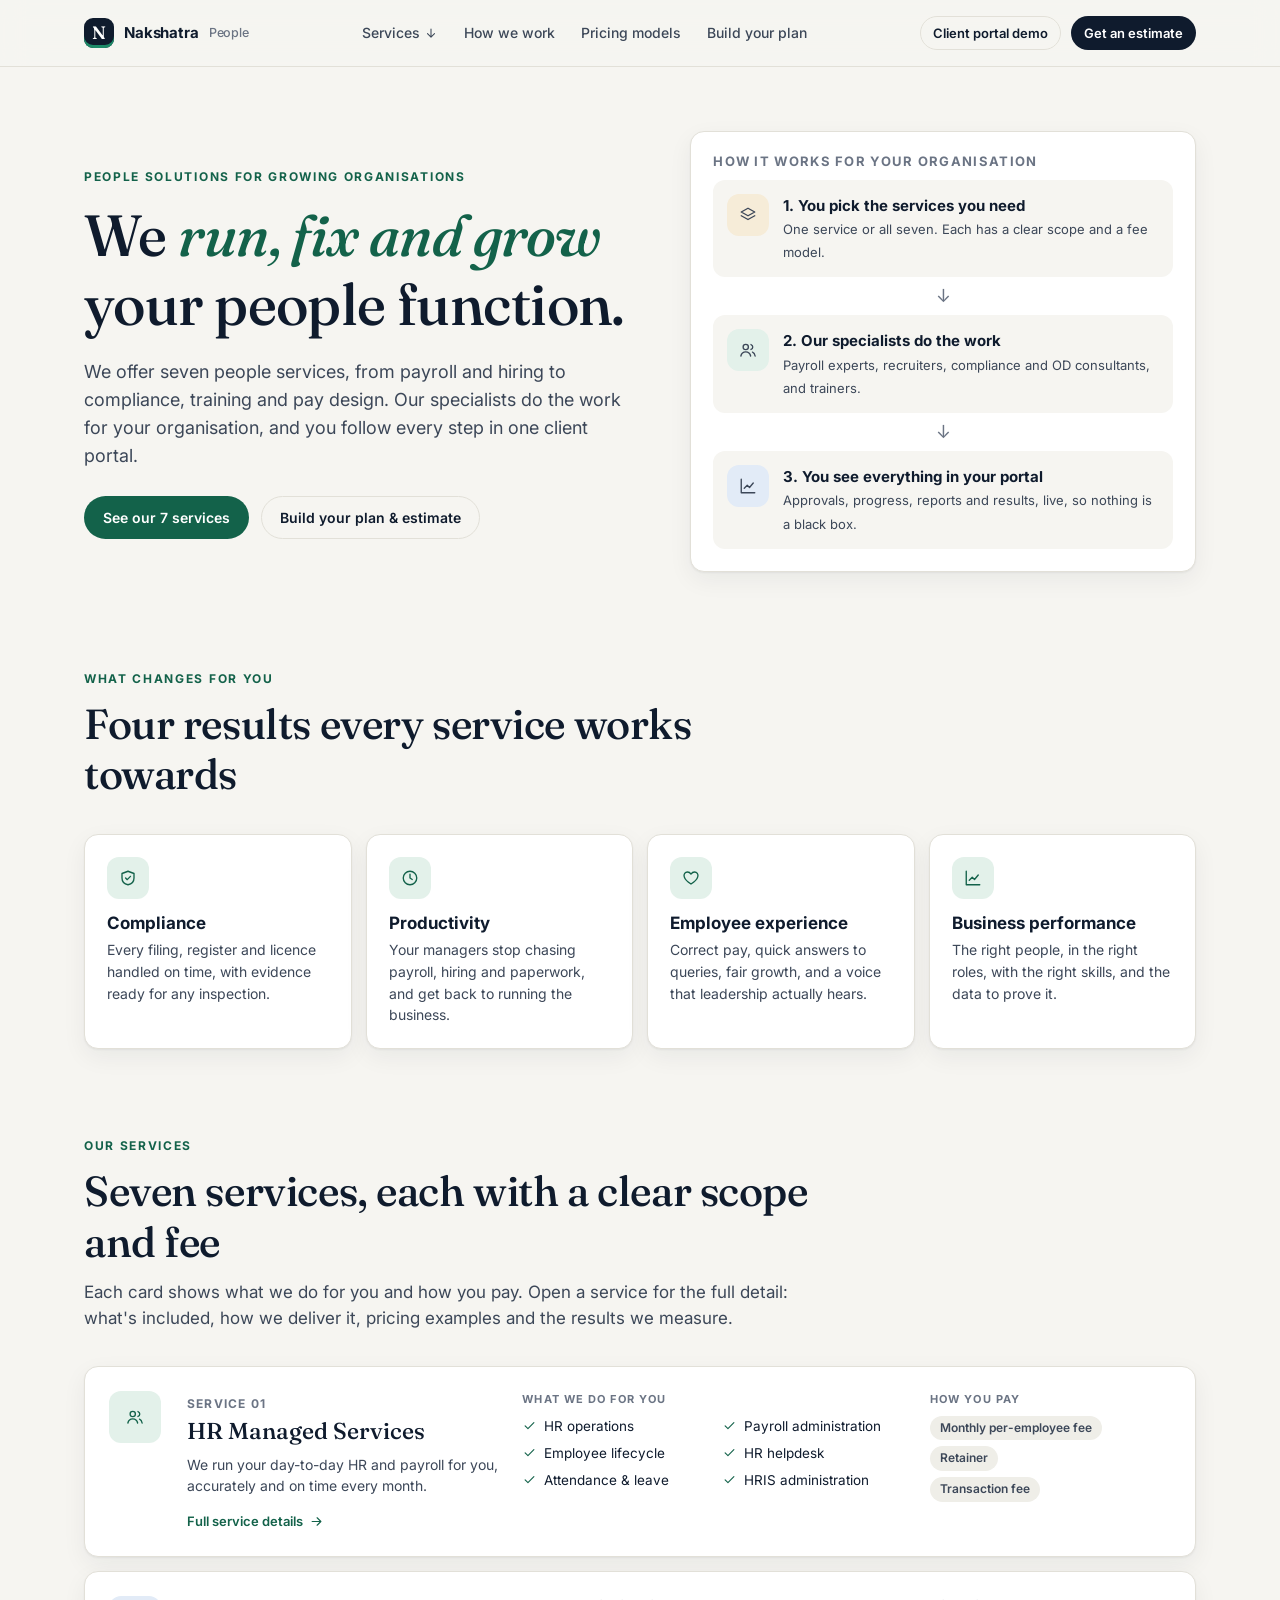
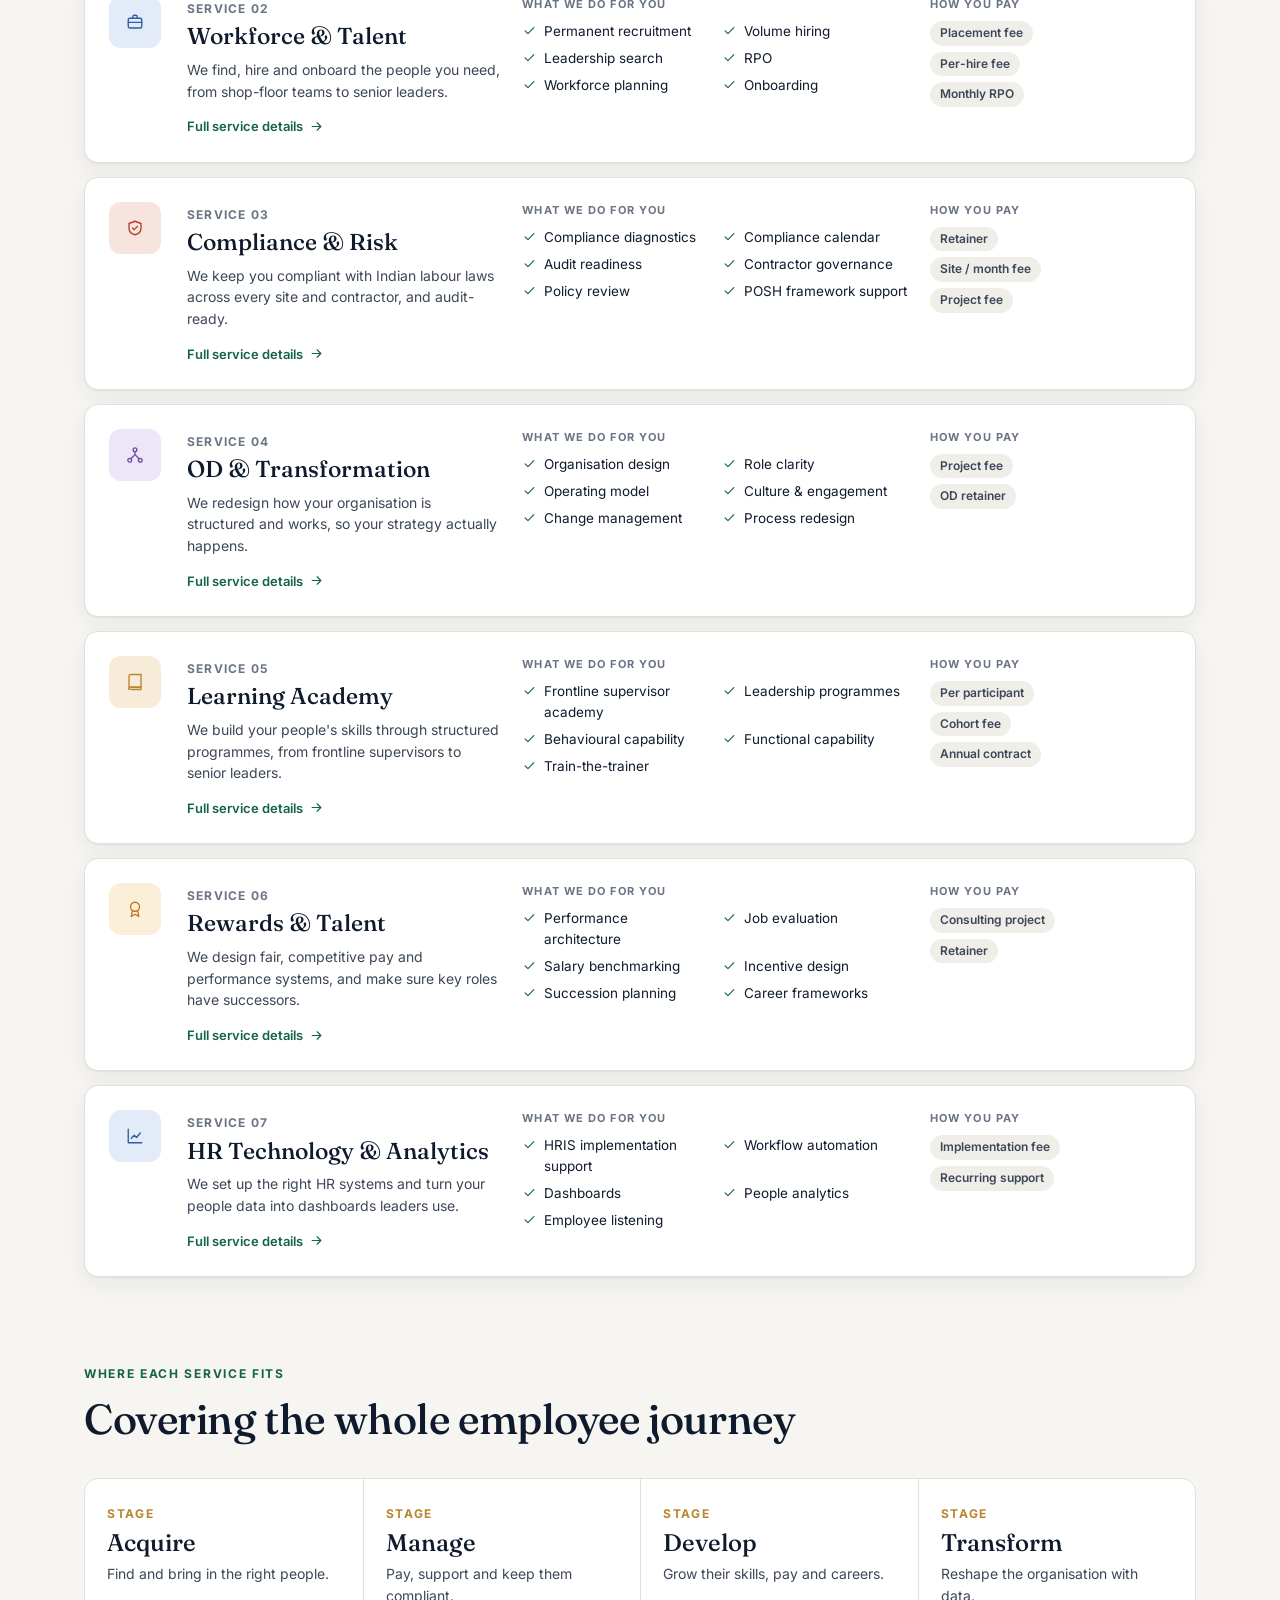
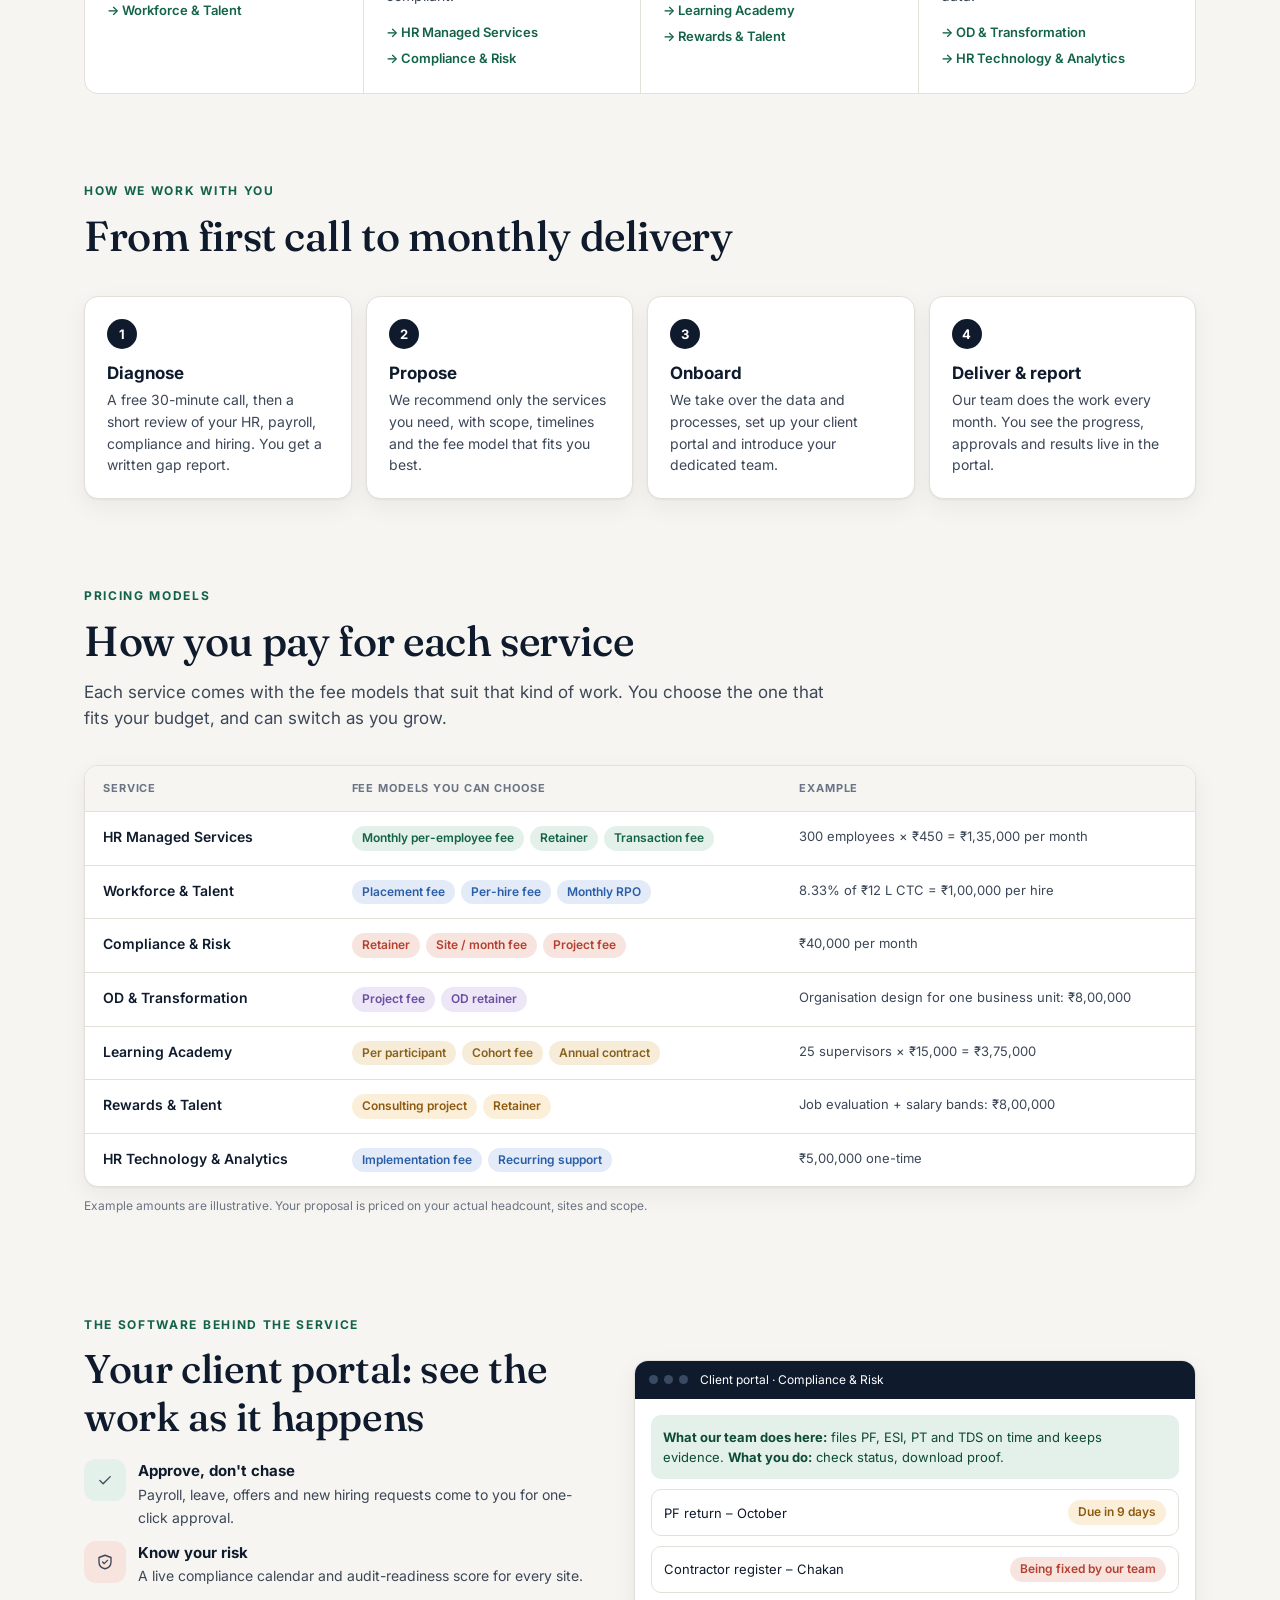
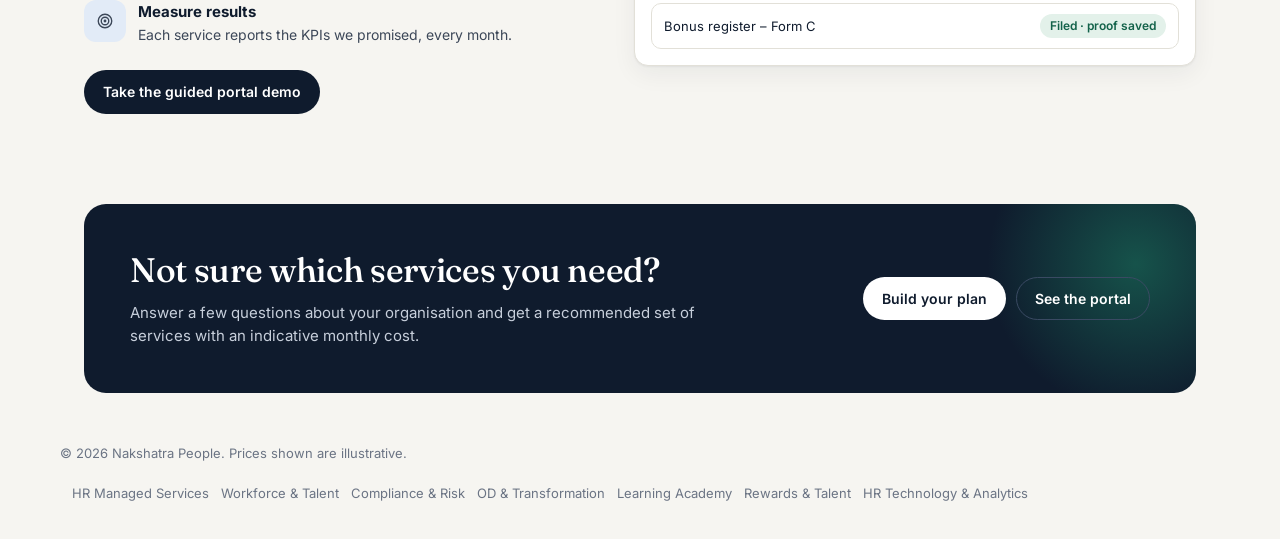
<file: index.html>
<!doctype html>
<html lang="en">
<head>
<meta charset="utf-8">
<meta name="viewport" content="width=device-width, initial-scale=1">
<title>Nakshatra People — People solutions for growing organisations</title>
<meta name="description" content="Seven people services (HR operations, hiring, compliance, organisation design, learning, rewards and HR technology) delivered by experts and tracked in one client portal.">
<link rel="preconnect" href="https://fonts.googleapis.com">
<link href="https://fonts.googleapis.com/css2?family=Fraunces:opsz,wght@9..144,400;9..144,500;9..144,600&family=Inter:wght@400;500;600;700&display=swap" rel="stylesheet">
<link rel="stylesheet" href="assets/base.css">
<link rel="stylesheet" href="assets/site.css">
<style>
  .hero { padding: 64px 0 10px; display: grid; grid-template-columns: 1.1fr 1fr; gap: 50px; align-items: center; }
  .hero h1 { font-size: clamp(36px, 5vw, 58px); margin: 14px 0 18px; }
  .hero h1 em { font-style: italic; color: var(--brand); }
  .hero .lead { font-size: 18px; color: var(--ink-2); margin: 0 0 26px; max-width: 560px; }
  .hero .ctas { display: flex; gap: 12px; flex-wrap: wrap; }

  .model { padding: 22px; display: grid; gap: 10px; }
  .model-row { display: flex; gap: 14px; align-items: flex-start; padding: 14px; border-radius: 12px; background: var(--bg); }
  .model-row b { display: block; font-size: 15px; }
  .model-row span { color: var(--ink-2); font-size: 13px; }
  .model-arrow { text-align: center; color: var(--muted); font-size: 18px; line-height: 1; }
  .model h3 { font-size: 13px; text-transform: uppercase; letter-spacing: .1em; color: var(--muted); }

  .outcomes { display: grid; grid-template-columns: repeat(4, 1fr); gap: 14px; }
  .outcome { padding: 22px; }
  .outcome h3 { font-size: 17px; margin: 14px 0 6px; }
  .outcome p { margin: 0; color: var(--ink-2); font-size: 14px; }

  .svc-list { display: grid; gap: 14px; }
  .svc { display: grid; grid-template-columns: 56px 1.3fr 1.6fr 1fr; gap: 22px; padding: 24px; align-items: start; text-decoration: none; transition: box-shadow .2s, transform .2s; }
  .svc:hover { transform: translateY(-2px); box-shadow: 0 2px 4px rgba(15,27,45,.06), 0 14px 32px rgba(15,27,45,.09); }
  .svc .num { font-size: 12px; font-weight: 700; color: var(--muted); letter-spacing: .1em; }
  .svc h3 { font-family: var(--serif); font-weight: 500; font-size: 23px; margin: 4px 0 8px; }
  .svc p { margin: 0; color: var(--ink-2); font-size: 14px; }
  .svc .lbl { font-size: 11px; text-transform: uppercase; letter-spacing: .1em; font-weight: 700; color: var(--muted); margin-bottom: 8px; display: block; }
  .svc ul { list-style: none; margin: 0; padding: 0; display: grid; grid-template-columns: 1fr 1fr; gap: 6px 14px; font-size: 13.5px; }
  .svc li { display: flex; gap: 7px; align-items: flex-start; }
  .svc li .icon { width: 15px; height: 15px; color: var(--brand); margin-top: 2px; }
  .svc .more { margin-top: 14px; display: inline-flex; gap: 6px; align-items: center; font-weight: 600; font-size: 13px; color: var(--brand); }
  .svc .more .icon { width: 15px; height: 15px; }

  .life { display: grid; grid-template-columns: repeat(4, 1fr); gap: 0; border: 1px solid var(--line); border-radius: var(--radius); overflow: hidden; background: var(--surface); }
  .life > div { padding: 22px; border-left: 1px solid var(--line); }
  .life > div:first-child { border-left: 0; }
  .life h3 { font-family: var(--serif); font-weight: 500; font-size: 24px; margin: 4px 0 6px; }
  .life p { color: var(--ink-2); font-size: 14px; margin: 0 0 12px; }
  .life a { display: block; font-size: 13px; font-weight: 600; text-decoration: none; padding: 3px 0; color: var(--brand); }

  .ptable { width: 100%; border-collapse: collapse; font-size: 14px; }
  .ptable th, .ptable td { text-align: left; padding: 14px 18px; border-bottom: 1px solid var(--line); vertical-align: top; }
  .ptable th { font-size: 11px; text-transform: uppercase; letter-spacing: .08em; color: var(--muted); background: var(--bg); }
  .ptable td:first-child { font-weight: 600; }
  .ptable tr:last-child td { border-bottom: 0; }
  .ptable .chips { display: flex; flex-wrap: wrap; gap: 6px; }
  .ptable .ex { color: var(--ink-2); font-size: 13px; }

  .portal { display: grid; grid-template-columns: 1fr 1.1fr; gap: 40px; align-items: center; }
  .portal ul { list-style: none; padding: 0; margin: 18px 0 24px; display: grid; gap: 12px; }
  .portal li { display: flex; gap: 12px; align-items: flex-start; }
  .portal li b { display: block; }
  .portal li span { color: var(--ink-2); font-size: 14px; }
  .shot { padding: 0; overflow: hidden; }
  .shot-top { background: var(--ink); color: #fff; padding: 10px 14px; font-size: 12px; display: flex; gap: 6px; align-items: center; }
  .shot-top i { width: 9px; height: 9px; border-radius: 50%; background: #3a4a63; display: inline-block; }
  .shot-body { padding: 16px; display: grid; gap: 10px; }
  .shot-explain { background: var(--brand-soft); border-radius: 10px; padding: 12px; font-size: 13px; color: #0e4a38; }
  .shot-row { display: flex; justify-content: space-between; align-items: center; padding: 10px 12px; border: 1px solid var(--line); border-radius: 10px; font-size: 13px; gap: 10px; }

  .reveal { transition: transform .6s ease; }
  .reveal.in { opacity: 1; transform: none; }

  @media (max-width: 1000px) {
    .svc { grid-template-columns: 48px 1fr; }
    .svc > :nth-child(3), .svc > :nth-child(4) { grid-column: 2; }
  }
  @media (max-width: 900px) {
    .hero, .portal { grid-template-columns: 1fr; }
    .outcomes, .life { grid-template-columns: 1fr 1fr; }
    .life > div:nth-child(3) { border-left: 0; }
    .life > div:nth-child(n+3) { border-top: 1px solid var(--line); }
  }
  @media (max-width: 600px) {
    .outcomes, .life { grid-template-columns: 1fr; }
    .life > div { border-left: 0; border-top: 1px solid var(--line); }
    .life > div:first-child { border-top: 0; }
    .svc { grid-template-columns: 1fr; padding: 20px; }
    .svc > * { grid-column: 1 !important; }
    .svc ul { grid-template-columns: 1fr; }
    .ptable th:nth-child(3), .ptable td:nth-child(3) { display: none; }
  }
</style>
</head>
<body data-page="home">
<main class="wrap">

  <!-- 1. What we are -->
  <section class="hero">
    <div>
      <span class="eyebrow">People solutions for growing organisations</span>
      <h1 class="serif">We <em>run, fix and grow</em> your people function.</h1>
      <p class="lead">We offer seven people services, from payroll and hiring to compliance, training and pay design. Our specialists do the work for your organisation, and you follow every step in one client portal.</p>
      <div class="ctas">
        <a class="btn btn-brand" href="#services">See our 7 services</a>
        <a class="btn btn-ghost" href="estimate.html">Build your plan &amp; estimate</a>
      </div>
    </div>
    <div class="card model reveal">
      <h3>How it works for your organisation</h3>
      <div class="model-row"><span class="ic-sq c-gold" id="m1"></span><div><b>1. You pick the services you need</b><span>One service or all seven. Each has a clear scope and a fee model.</span></div></div>
      <div class="model-arrow">↓</div>
      <div class="model-row"><span class="ic-sq c-green" id="m2"></span><div><b>2. Our specialists do the work</b><span>Payroll experts, recruiters, compliance and OD consultants, and trainers.</span></div></div>
      <div class="model-arrow">↓</div>
      <div class="model-row"><span class="ic-sq c-blue" id="m3"></span><div><b>3. You see everything in your portal</b><span>Approvals, progress, reports and results, live, so nothing is a black box.</span></div></div>
    </div>
  </section>

  <!-- 2. Why -->
  <section class="block">
    <div class="sec-head reveal">
      <span class="eyebrow">What changes for you</span>
      <h2 class="serif">Four results every service works towards</h2>
    </div>
    <div class="outcomes" id="outcomes"></div>
  </section>

  <!-- 3. Services -->
  <section class="block" id="services">
    <div class="sec-head reveal">
      <span class="eyebrow">Our services</span>
      <h2 class="serif">Seven services, each with a clear scope and fee</h2>
      <p>Each card shows what we do for you and how you pay. Open a service for the full detail: what's included, how we deliver it, pricing examples and the results we measure.</p>
    </div>
    <div class="svc-list" id="svcList"></div>
  </section>

  <!-- 4. Lifecycle -->
  <section class="block">
    <div class="sec-head reveal">
      <span class="eyebrow">Where each service fits</span>
      <h2 class="serif">Covering the whole employee journey</h2>
    </div>
    <div class="life reveal" id="life"></div>
  </section>

  <!-- 5. How we work -->
  <section class="block" id="how">
    <div class="sec-head reveal">
      <span class="eyebrow">How we work with you</span>
      <h2 class="serif">From first call to monthly delivery</h2>
    </div>
    <div class="steps-row" id="process"></div>
  </section>

  <!-- 6. Pricing -->
  <section class="block" id="pricing">
    <div class="sec-head reveal">
      <span class="eyebrow">Pricing models</span>
      <h2 class="serif">How you pay for each service</h2>
      <p>Each service comes with the fee models that suit that kind of work. You choose the one that fits your budget, and can switch as you grow.</p>
    </div>
    <div class="card reveal" style="overflow:hidden"><table class="ptable" id="ptable"></table></div>
    <p class="note-inline" style="margin-top:10px">Example amounts are illustrative. Your proposal is priced on your actual headcount, sites and scope.</p>
  </section>

  <!-- 7. Software -->
  <section class="block">
    <div class="portal">
      <div class="reveal">
        <span class="eyebrow">The software behind the service</span>
        <h2 class="serif" style="font-size:clamp(28px,3.4vw,40px);margin:10px 0 0">Your client portal: see the work as it happens</h2>
        <ul>
          <li><span class="ic-sq c-green" id="p1"></span><div><b>Approve, don't chase</b><span>Payroll, leave, offers and new hiring requests come to you for one-click approval.</span></div></li>
          <li><span class="ic-sq c-red" id="p2"></span><div><b>Know your risk</b><span>A live compliance calendar and audit-readiness score for every site.</span></div></li>
          <li><span class="ic-sq c-blue" id="p3"></span><div><b>Measure results</b><span>Each service reports the KPIs we promised, every month.</span></div></li>
        </ul>
        <a class="btn btn-primary" href="app.html">Take the guided portal demo</a>
      </div>
      <div class="card shot reveal">
        <div class="shot-top"><i></i><i></i><i></i>&nbsp; Client portal · Compliance &amp; Risk</div>
        <div class="shot-body">
          <div class="shot-explain"><b>What our team does here:</b> files PF, ESI, PT and TDS on time and keeps evidence. <b>What you do:</b> check status, download proof.</div>
          <div class="shot-row"><span>PF return – October</span><span class="chip amber">Due in 9 days</span></div>
          <div class="shot-row"><span>Contractor register – Chakan</span><span class="chip red">Being fixed by our team</span></div>
          <div class="shot-row"><span>Bonus register – Form C</span><span class="chip green">Filed · proof saved</span></div>
        </div>
      </div>
    </div>
  </section>

  <section class="cta-band reveal">
    <div>
      <h2 class="serif">Not sure which services you need?</h2>
      <p>Answer a few questions about your organisation and get a recommended set of services with an indicative monthly cost.</p>
    </div>
    <div class="actions">
      <a class="btn btn-light" href="estimate.html">Build your plan</a>
      <a class="btn btn-ghost btn-outline-light" href="app.html">See the portal</a>
    </div>
  </section>
</main>

<script src="assets/icons.js"></script>
<script src="assets/services.js"></script>
<script src="assets/site.js"></script>
<script>
  const $ = s => document.querySelector(s);
  [['#m1', 'layers'], ['#m2', 'users'], ['#m3', 'chart'], ['#p1', 'check'], ['#p2', 'shield'], ['#p3', 'target']].forEach(([s, i]) => $(s).innerHTML = icon(i));

  $('#outcomes').innerHTML = FIRM.outcomes.map(o => `<div class="card outcome reveal"><span class="ic-sq c-green">${icon(o.icon)}</span><h3>${o.t}</h3><p>${o.d}</p></div>`).join('');

  $('#svcList').innerHTML = PILLARS.map((p, i) => `
    <a class="card svc reveal" href="service.html#${p.id}">
      <span class="ic-sq c-${p.color}" style="width:52px;height:52px">${icon(p.icon)}</span>
      <div><span class="num">SERVICE ${String(i + 1).padStart(2, '0')}</span><h3>${p.name}</h3><p>${p.short}</p>
        <span class="more">Full service details ${icon('arrow')}</span></div>
      <div><span class="lbl">What we do for you</span><ul>${p.lines.map(l => `<li>${icon('check')}${l.name}</li>`).join('')}</ul></div>
      <div><span class="lbl">How you pay</span><div style="display:flex;flex-direction:column;gap:6px;align-items:flex-start">${p.pricing.map(m => `<span class="chip">${m.model}</span>`).join('')}</div></div>
    </a>`).join('');

  const by = id => PILLARS.find(p => p.id === id);
  $('#life').innerHTML = [
    ['Acquire', 'Find and bring in the right people.', ['talent']],
    ['Manage', 'Pay, support and keep them compliant.', ['hrms', 'compliance']],
    ['Develop', 'Grow their skills, pay and careers.', ['learning', 'rewards']],
    ['Transform', 'Reshape the organisation with data.', ['od', 'tech']],
  ].map(([t, d, ids]) => `<div><span class="eyebrow" style="color:var(--gold)">Stage</span><h3>${t}</h3><p>${d}</p>${ids.map(id => `<a href="service.html#${id}">→ ${by(id).name}</a>`).join('')}</div>`).join('');

  $('#process').innerHTML = FIRM.process.map((s, i) => `<div class="card step-card reveal"><span class="n">${i + 1}</span><h3>${s.t}</h3><p>${s.d}</p></div>`).join('');

  $('#ptable').innerHTML = `<thead><tr><th>Service</th><th>Fee models you can choose</th><th>Example</th></tr></thead><tbody>` +
    PILLARS.map(p => `<tr><td><a href="service.html#${p.id}" style="text-decoration:none">${p.name}</a></td>
      <td><div class="chips">${p.pricing.map(m => `<span class="chip ${p.color}" title="${m.how.replace(/"/g, '&quot;')}">${m.model}</span>`).join('')}</div></td>
      <td class="ex">${p.pricing[0].example}</td></tr>`).join('') + '</tbody>';

  const io = new IntersectionObserver(es => es.forEach(e => { if (e.isIntersecting) { e.target.classList.add('in'); io.unobserve(e.target); } }), { threshold: .1 });
  document.querySelectorAll('.reveal').forEach(el => io.observe(el));
</script>
</body>
</html>
</file>
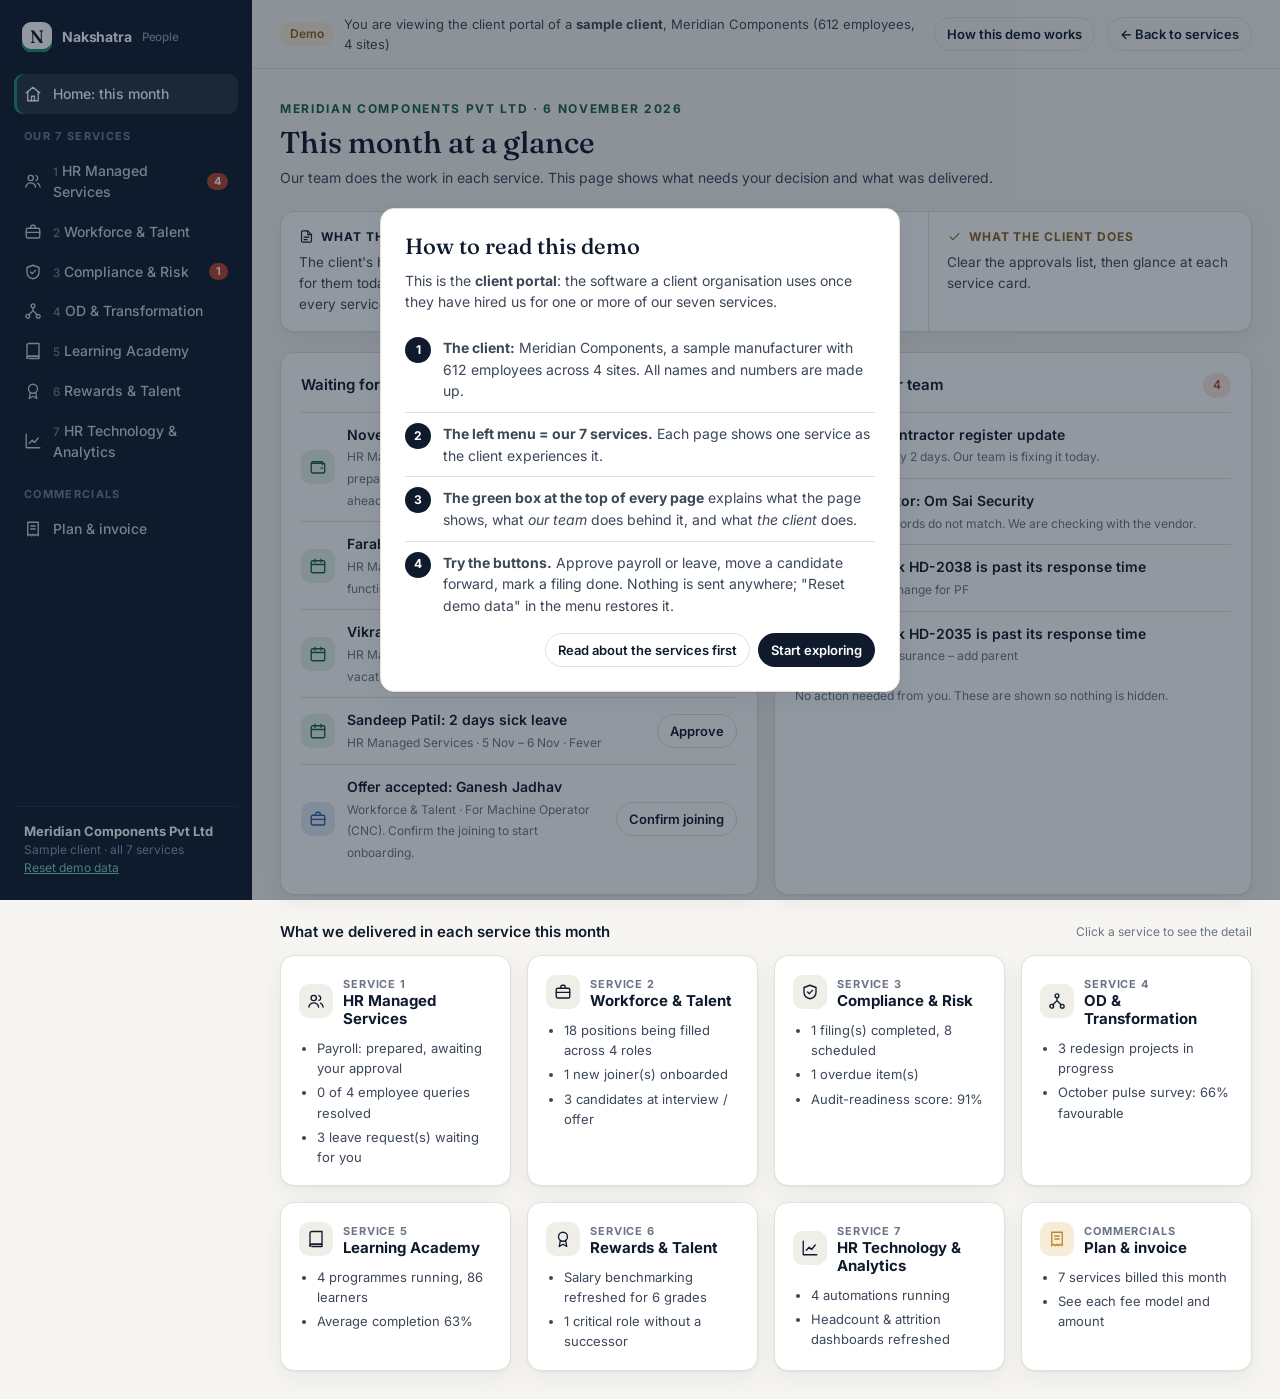
<file: app.html>
<!doctype html>
<html lang="en">
<head>
<meta charset="utf-8">
<meta name="viewport" content="width=device-width, initial-scale=1">
<title>Nakshatra People — Workspace</title>
<link rel="preconnect" href="https://fonts.googleapis.com">
<link href="https://fonts.googleapis.com/css2?family=Fraunces:opsz,wght@9..144,400;9..144,500;9..144,600&family=Inter:wght@400;500;600;700&display=swap" rel="stylesheet">
<link rel="stylesheet" href="assets/base.css">
<style>
  body { font-size: 14px; }
  .shell { display: grid; grid-template-columns: 252px 1fr; min-height: 100vh; }
  aside.side { background: var(--ink); color: #c9d1dd; padding: 18px 14px; display: flex; flex-direction: column; gap: 4px; position: sticky; top: 0; height: 100vh; overflow-y: auto; }
  aside .logo { color: #fff; padding: 4px 8px 18px; }
  aside .logo-mark { background: #fff; color: var(--ink); }
  aside .logo small { color: #8b97a8; }
  .side-label { font-size: 11px; letter-spacing: .12em; text-transform: uppercase; color: #6f7c90; padding: 14px 10px 6px; font-weight: 700; }
  .nav-item { display: flex; align-items: center; gap: 11px; padding: 9px 10px; border-radius: 9px; color: inherit; text-decoration: none; font-weight: 500; }
  .nav-item:hover { background: rgba(255,255,255,.06); color: #fff; }
  .nav-item.on { background: rgba(255,255,255,.1); color: #fff; box-shadow: inset 3px 0 0 var(--brand-2); }
  .nav-item .badge { margin-left: auto; background: var(--red); color: #fff; font-size: 11px; border-radius: 999px; padding: 0 7px; font-weight: 700; }
  .side-foot { margin-top: auto; padding: 14px 10px 4px; border-top: 1px solid rgba(255,255,255,.08); font-size: 12px; color: #8b97a8; }
  .side-foot b { color: #fff; display: block; font-size: 13px; }

  .main { min-width: 0; }
  .top { display: flex; align-items: center; gap: 14px; padding: 14px 28px; border-bottom: 1px solid var(--line); background: rgba(246,245,241,.9); backdrop-filter: blur(10px); position: sticky; top: env(safe-area-inset-top, 0px); z-index: 10; }
  .top .menu-btn { display: none; background: none; border: 0; padding: 6px; cursor: pointer; }
  .search { flex: 1; max-width: 420px; display: flex; align-items: center; gap: 8px; background: var(--surface); border: 1px solid var(--line); border-radius: 999px; padding: 8px 14px; color: var(--muted); }
  .search input { border: 0; outline: 0; background: none; flex: 1; min-width: 0; }
  .top-right { margin-left: auto; display: flex; align-items: center; gap: 12px; }
  .icon-btn { width: 36px; height: 36px; border-radius: 50%; border: 1px solid var(--line); background: var(--surface); display: grid; place-items: center; cursor: pointer; position: relative; }
  .icon-btn .dot { position: absolute; top: 7px; right: 8px; width: 7px; height: 7px; background: var(--red); border-radius: 50%; }
  .avatar { width: 34px; height: 34px; border-radius: 50%; background: var(--gold-soft); color: #8a611c; display: grid; place-items: center; font-weight: 700; font-size: 12px; flex: none; }

  .view { padding: 28px; max-width: 1280px; }
  .page-head { display: flex; align-items: flex-end; justify-content: space-between; gap: 16px; margin-bottom: 22px; flex-wrap: wrap; }
  .page-head h1 { font-family: var(--serif); font-weight: 500; font-size: 30px; margin-top: 6px; }
  .page-head p { margin: 6px 0 0; color: var(--ink-2); }
  .actions { display: flex; gap: 8px; flex-wrap: wrap; }

  .grid { display: grid; gap: 16px; }
  .g4 { grid-template-columns: repeat(4, 1fr); }
  .g3 { grid-template-columns: repeat(auto-fit, minmax(200px, 1fr)); }
  .g2 { grid-template-columns: 1fr 1fr; }
  .g21 { grid-template-columns: 2fr 1fr; }
  .g12 { grid-template-columns: 1fr 2fr; }
  .mt { margin-top: 16px; }

  .tile { padding: 18px; }
  .tile small { color: var(--muted); font-weight: 500; display: flex; align-items: center; gap: 6px; }
  .tile strong { display: block; font-family: var(--serif); font-weight: 500; font-size: 30px; margin: 6px 0 2px; }
  .tile .delta { font-size: 12px; font-weight: 600; }
  .up { color: var(--brand); } .down { color: var(--red); }

  .panel { padding: 20px; }
  .panel-h { display: flex; align-items: center; justify-content: space-between; gap: 12px; margin-bottom: 14px; }
  .panel-h h3 { font-size: 15px; font-weight: 600; }
  .panel-h span.sub { color: var(--muted); font-size: 12px; }

  table.t { width: 100%; border-collapse: collapse; }
  .t th { text-align: left; font-size: 11px; text-transform: uppercase; letter-spacing: .08em; color: var(--muted); font-weight: 700; padding: 10px 12px; border-bottom: 1px solid var(--line); white-space: nowrap; }
  .t td { padding: 11px 12px; border-bottom: 1px solid var(--line); vertical-align: middle; }
  .t tr:last-child td { border-bottom: 0; }
  .t tbody tr:hover td { background: #fafaf7; }
  .t .num { text-align: right; font-variant-numeric: tabular-nums; }
  .table-wrap { overflow-x: auto; margin: 0 -8px; }
  .person { display: flex; align-items: center; gap: 10px; }
  .person .avatar { width: 30px; height: 30px; font-size: 11px; background: var(--surface-2); color: var(--ink-2); }
  .person b { display: block; font-weight: 600; }
  .person span { color: var(--muted); font-size: 12px; }

  .tabs { display: flex; gap: 4px; background: var(--surface-2); padding: 4px; border-radius: 999px; width: max-content; max-width: 100%; overflow-x: auto; margin-bottom: 16px; }
  .tabs button { border: 0; background: none; padding: 7px 16px; border-radius: 999px; font-weight: 600; color: var(--ink-2); cursor: pointer; white-space: nowrap; }
  .tabs button.on { background: var(--surface); color: var(--ink); box-shadow: 0 1px 3px rgba(0,0,0,.08); }

  .bar { height: 7px; background: var(--surface-2); border-radius: 99px; overflow: hidden; }
  .bar > i { display: block; height: 100%; background: var(--brand-2); border-radius: 99px; transition: width .5s ease; }
  .list-row { display: flex; align-items: center; gap: 12px; padding: 11px 0; border-top: 1px solid var(--line); }
  .list-row:first-child { border-top: 0; }
  .list-row .grow { flex: 1; min-width: 0; }
  .list-row .grow b { display: block; font-weight: 600; white-space: nowrap; overflow: hidden; text-overflow: ellipsis; }
  .list-row .grow span { color: var(--muted); font-size: 12px; }
  .ic-sq { width: 34px; height: 34px; border-radius: 10px; display: grid; place-items: center; flex: none; }

  .kanban { display: grid; grid-template-columns: repeat(6, minmax(170px, 1fr)); gap: 12px; overflow-x: auto; padding-bottom: 6px; }
  .col { background: var(--surface-2); border-radius: 12px; padding: 10px; min-height: 180px; }
  .col h4 { font-size: 12px; text-transform: uppercase; letter-spacing: .08em; color: var(--muted); margin: 2px 4px 10px; display: flex; justify-content: space-between; }
  .kcard { background: var(--surface); border: 1px solid var(--line); border-radius: 10px; padding: 10px; margin-bottom: 8px; }
  .kcard b { display: block; font-size: 13px; }
  .kcard span { font-size: 12px; color: var(--muted); }
  .kcard .row { display: flex; justify-content: space-between; align-items: center; margin-top: 8px; }
  .kcard button { border: 1px solid var(--line); background: var(--bg); border-radius: 7px; padding: 2px 8px; font-size: 12px; cursor: pointer; font-weight: 600; }
  .kcard button:hover { background: var(--brand-soft); color: var(--brand); border-color: transparent; }

  .steps { display: flex; gap: 0; margin: 4px 0 18px; }
  .step { flex: 1; text-align: center; position: relative; font-size: 12px; color: var(--muted); font-weight: 600; }
  .step::before { content: ""; position: absolute; top: 13px; left: -50%; right: 50%; height: 2px; background: var(--line); z-index: 0; }
  .step:first-child::before { display: none; }
  .step i { width: 28px; height: 28px; border-radius: 50%; display: grid; place-items: center; margin: 0 auto 6px; background: var(--surface-2); position: relative; z-index: 1; font-style: normal; }
  .step.done i { background: var(--brand); color: #fff; } .step.done::before, .step.cur::before { background: var(--brand); }
  .step.cur i { background: var(--ink); color: #fff; } .step.done, .step.cur { color: var(--ink); }

  .ring { position: relative; width: 132px; height: 132px; flex: none; }
  .ring svg { display: block; transform: rotate(-90deg); }
  .ring > div { position: absolute; inset: 0; display: flex; align-items: center; justify-content: center; text-align: center; }
  .ring > div > div { display: flex; flex-direction: column; align-items: center; gap: 4px; }
  .ring strong { font-family: var(--serif); font-size: 28px; font-weight: 500; display: block; line-height: 1; font-variant-numeric: tabular-nums; }
  .ring span { display: block; font-size: 11px; line-height: 1.2; color: var(--muted); }

  .pillar-card { padding: 16px; display: flex; gap: 12px; align-items: flex-start; text-decoration: none; transition: transform .15s; }
  .pillar-card:hover { transform: translateY(-2px); }
  .pillar-card b { display: block; }
  .pillar-card span { color: var(--muted); font-size: 12px; }

  .modal-bg { position: fixed; inset: 0; background: rgba(15,27,45,.45); display: none; place-items: center; z-index: 50; padding: 16px; }
  .modal-bg.open { display: grid; }
  .modal { width: 100%; max-width: 520px; padding: 24px; max-height: calc(100vh - 32px); overflow-y: auto; }
  .modal h3 { font-family: var(--serif); font-weight: 500; font-size: 22px; margin-bottom: 16px; }
  .field { display: grid; gap: 5px; margin-bottom: 12px; }
  .field label { font-size: 12px; font-weight: 600; color: var(--ink-2); }
  .field input, .field select { padding: 10px 12px; border: 1px solid var(--line); border-radius: 9px; background: var(--bg); }
  .field input:focus, .field select:focus { outline: 2px solid var(--brand-2); outline-offset: -1px; }
  .modal .foot { display: flex; justify-content: flex-end; gap: 8px; margin-top: 6px; }

  .toast { position: fixed; bottom: 22px; left: 50%; transform: translateX(-50%) translateY(20px); background: var(--ink); color: #fff; padding: 11px 18px; border-radius: 999px; font-weight: 500; opacity: 0; transition: .25s; z-index: 60; display: flex; gap: 8px; align-items: center; pointer-events: none; max-width: calc(100% - 32px); }
  .toast.show { opacity: 1; transform: translateX(-50%); }
  .toast .icon { color: #7fd1b3; }

  .empty { color: var(--muted); padding: 18px 0; text-align: center; }
  .toggle { width: 38px; height: 22px; border-radius: 99px; background: var(--line); border: 0; position: relative; cursor: pointer; flex: none; transition: background .2s; }
  .toggle::after { content: ""; position: absolute; top: 3px; left: 3px; width: 16px; height: 16px; border-radius: 50%; background: #fff; transition: left .2s; box-shadow: 0 1px 2px rgba(0,0,0,.2); }
  .toggle.on { background: var(--brand-2); } .toggle.on::after { left: 19px; }
  .legend { display: flex; gap: 14px; font-size: 12px; color: var(--muted); flex-wrap: wrap; }
  .legend i { display: inline-block; width: 10px; height: 10px; border-radius: 3px; margin-right: 5px; vertical-align: -1px; }
  .note { background: var(--gold-soft); color: #6f4e15; border-radius: 10px; padding: 10px 14px; font-size: 13px; display: flex; gap: 8px; align-items: center; }

  .demo-tag { display: flex; gap: 10px; align-items: center; font-size: 13px; color: var(--ink-2); min-width: 0; }
  .explain { padding: 0; margin-bottom: 20px; overflow: hidden; border-color: #cfe5da; }
  .explain-grid { display: grid; grid-template-columns: repeat(3, 1fr); }
  .explain-grid > div { padding: 16px 18px; border-left: 1px solid #d8ebe1; font-size: 13.5px; color: var(--ink-2); }
  .explain-grid > div:first-child { border-left: 0; }
  .explain-grid b { display: flex; gap: 7px; align-items: center; color: var(--ink); font-size: 12px; text-transform: uppercase; letter-spacing: .08em; margin-bottom: 6px; }
  .explain-grid b .icon { width: 15px; height: 15px; }
  .explain-foot { background: var(--brand-soft); padding: 10px 18px; display: flex; gap: 8px; flex-wrap: wrap; align-items: center; font-size: 12px; }
  .explain-foot .chip { background: #fff; }
  .explain-foot a { margin-left: auto; font-weight: 600; color: var(--brand); text-decoration: none; }
  .svc-card { padding: 18px; display: flex; flex-direction: column; gap: 10px; text-decoration: none; transition: transform .15s; }
  .svc-card:hover { transform: translateY(-2px); }
  .svc-card h4 { font-size: 15px; display: flex; gap: 10px; align-items: center; }
  .svc-card ul { margin: 0; padding-left: 18px; color: var(--ink-2); font-size: 13px; display: grid; gap: 4px; }
  .svc-card .lbl { font-size: 11px; text-transform: uppercase; letter-spacing: .08em; color: var(--muted); font-weight: 700; }
  .guide-step { display: flex; gap: 12px; align-items: flex-start; padding: 10px 0; border-top: 1px solid var(--line); font-size: 14px; color: var(--ink-2); }
  .guide-step:first-of-type { border-top: 0; }
  .guide-step .n { width: 26px; height: 26px; border-radius: 50%; background: var(--ink); color: #fff; display: grid; place-items: center; font-size: 12px; font-weight: 700; flex: none; }
  @media (max-width: 1100px) { .g4 { grid-template-columns: 1fr 1fr; } .g21, .g12 { grid-template-columns: 1fr; } }
  @media (max-width: 860px) {
    .shell { grid-template-columns: 1fr; }
    aside.side { position: fixed; left: 0; top: 0; z-index: 40; width: 260px; transform: translateX(-100%); transition: transform .25s; }
    aside.side.open { transform: none; box-shadow: 0 0 0 100vmax rgba(15,27,45,.4); }
    .top .menu-btn { display: block; }
    .top { padding: 12px 16px; }
    .view { padding: 20px 16px; }
    .g2 { grid-template-columns: 1fr; }
    .explain-grid { grid-template-columns: 1fr; }
    .explain-grid > div { border-left: 0; border-top: 1px solid #d8ebe1; }
    .explain-grid > div:first-child { border-top: 0; }
    .demo-tag span:last-child { display: none; }
    .hide-sm { display: none; }
  }
  @media (max-width: 520px) { .g4 { grid-template-columns: 1fr 1fr; } .tile strong { font-size: 24px; } }
</style>
</head>
<body>
<div class="shell">
  <aside class="side" id="side">
    <a class="logo" href="index.html"><span class="logo-mark">N</span> Nakshatra <small>People</small></a>
    <nav id="nav"></nav>
    <div class="side-foot"><b id="orgName"></b><span id="orgPlan"></span><br><a href="#" id="resetDemo" style="color:#7fd1b3">Reset demo data</a></div>
  </aside>
  <div class="main">
    <header class="top">
      <button class="menu-btn" id="menuBtn" aria-label="Open menu"></button>
      <div class="demo-tag"><span class="chip gold">Demo</span><span>You are viewing the client portal of a <b>sample client</b>, Meridian Components (612 employees, 4 sites)</span></div>
      <div class="top-right">
        <button class="btn btn-ghost btn-sm" id="guideBtn">How this demo works</button>
        <a class="btn btn-ghost btn-sm hide-sm" href="index.html">← Back to services</a>
      </div>
    </header>
    <main class="view" id="view"></main>
  </div>
</div>

<div class="modal-bg" id="modalBg"><div class="card modal" id="modal" role="dialog" aria-modal="true"></div></div>
<div class="toast" id="toast"></div>

<script src="assets/icons.js"></script>
<script src="assets/services.js"></script>
<script src="assets/data.js"></script>
<script src="assets/app.js"></script>
</body>
</html>
</file>
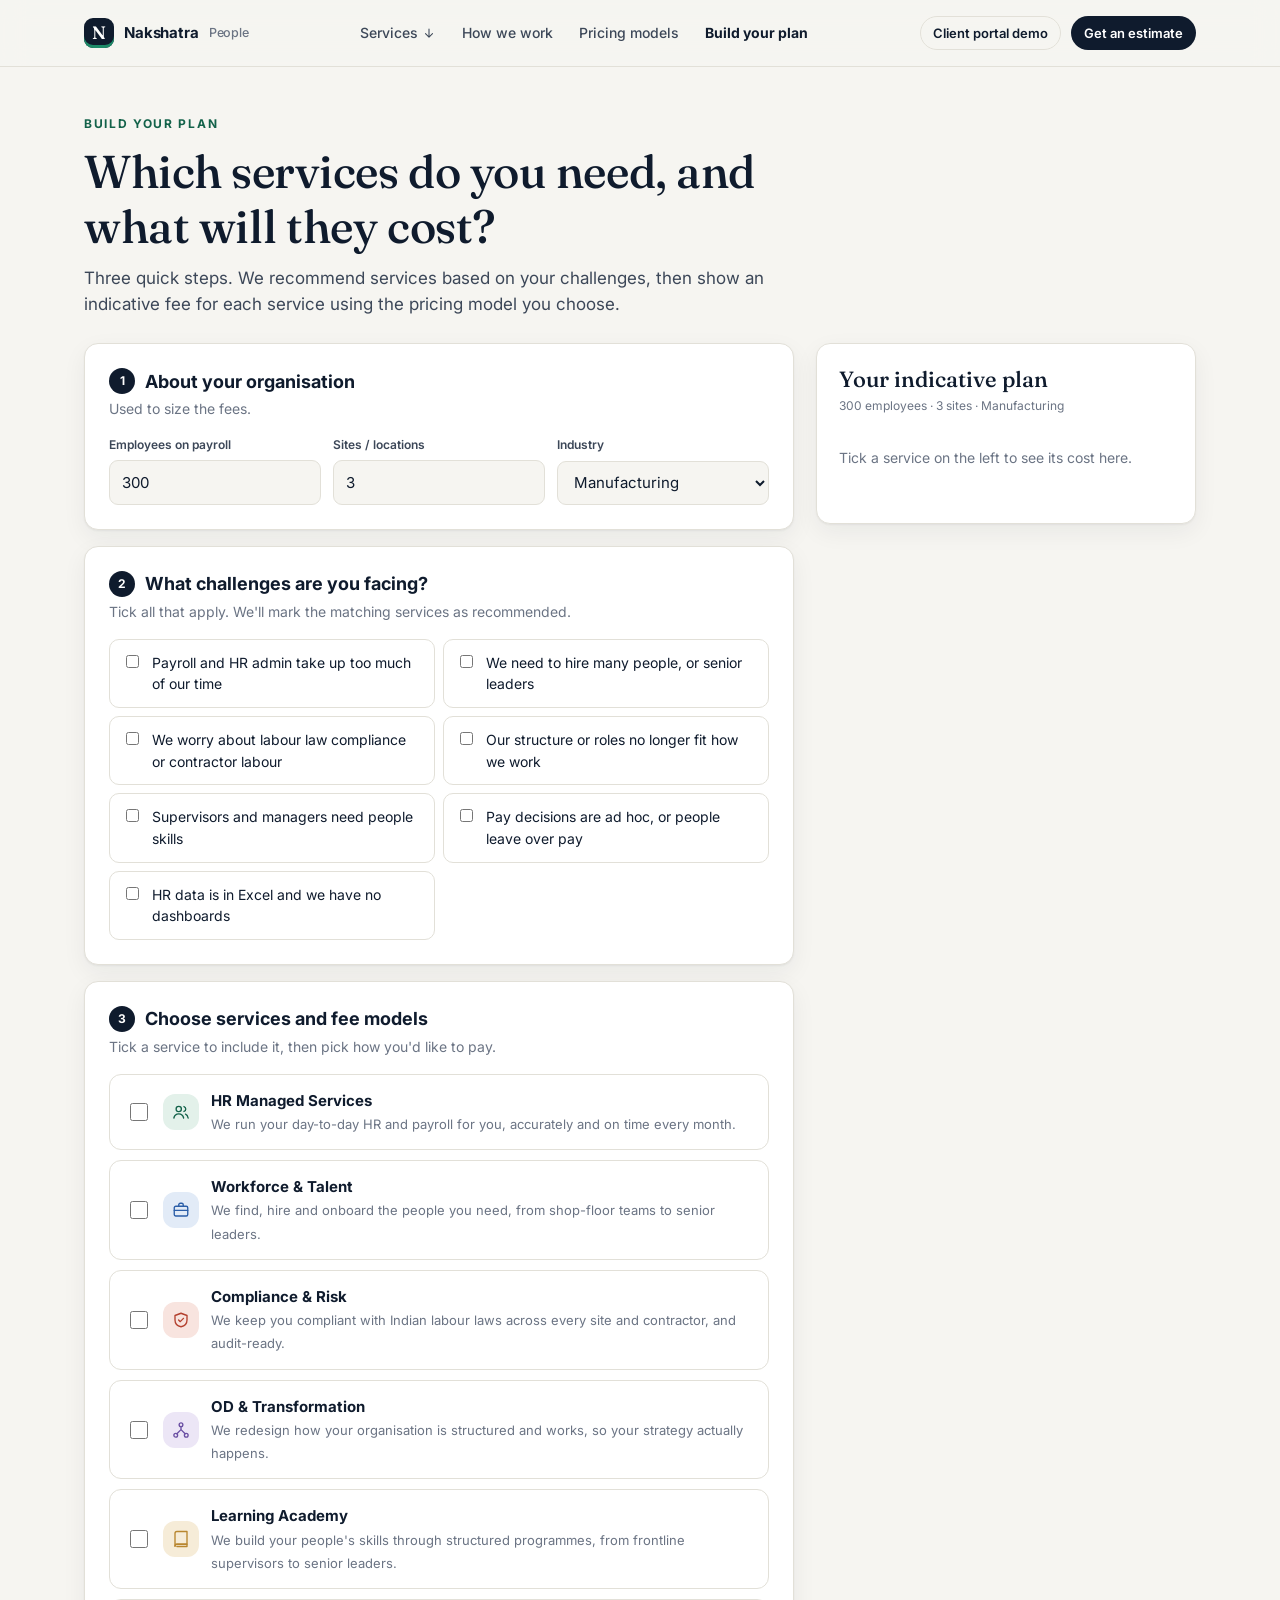
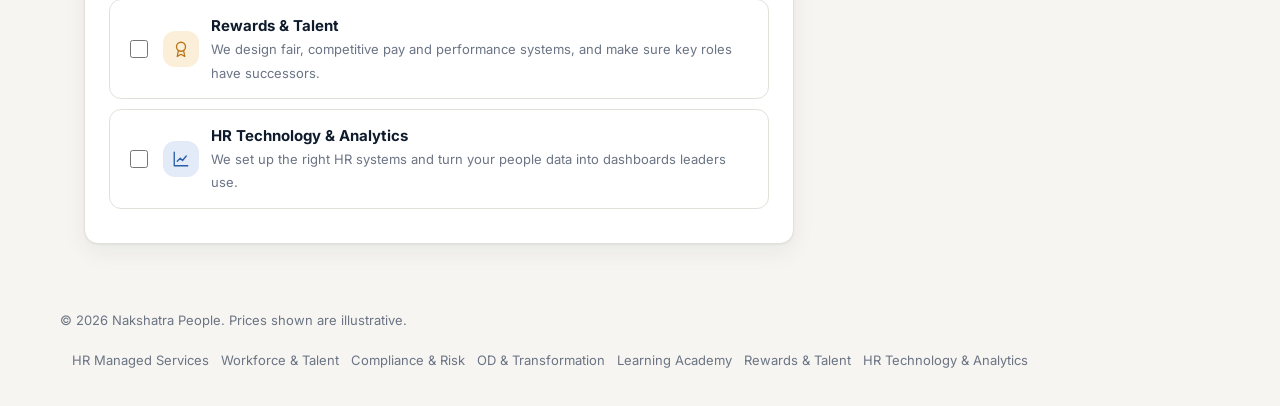
<file: estimate.html>
<!doctype html>
<html lang="en">
<head>
<meta charset="utf-8">
<meta name="viewport" content="width=device-width, initial-scale=1">
<title>Build your plan — Nakshatra People</title>
<link rel="preconnect" href="https://fonts.googleapis.com">
<link href="https://fonts.googleapis.com/css2?family=Fraunces:opsz,wght@9..144,400;9..144,500;9..144,600&family=Inter:wght@400;500;600;700&display=swap" rel="stylesheet">
<link rel="stylesheet" href="assets/base.css">
<link rel="stylesheet" href="assets/site.css">
<style>
  .head { padding: 44px 0 26px; max-width: 760px; }
  .head h1 { font-size: clamp(32px, 4vw, 46px); margin: 10px 0 10px; }
  .head p { color: var(--ink-2); font-size: 17px; margin: 0; }
  .layout { display: grid; grid-template-columns: 1fr 380px; gap: 22px; align-items: start; }
  .stepbox { padding: 24px; margin-bottom: 16px; }
  .stepbox > h2 { font-size: 18px; display: flex; gap: 10px; align-items: center; margin-bottom: 4px; }
  .stepbox > h2 .n { width: 26px; height: 26px; border-radius: 50%; background: var(--ink); color: #fff; display: grid; place-items: center; font-size: 12px; }
  .stepbox > p { color: var(--muted); margin: 0 0 16px; font-size: 14px; }
  .fields { display: grid; grid-template-columns: repeat(3, 1fr); gap: 12px; }
  .field { display: grid; gap: 5px; }
  .field label { font-size: 12px; font-weight: 600; color: var(--ink-2); }
  .field input, .field select { padding: 10px 12px; border: 1px solid var(--line); border-radius: 9px; background: var(--bg); width: 100%; }
  .field input:focus, .field select:focus { outline: 2px solid var(--brand-2); outline-offset: -1px; }
  .pains { display: grid; grid-template-columns: 1fr 1fr; gap: 8px; }
  .pain { display: flex; gap: 10px; align-items: flex-start; padding: 12px; border: 1px solid var(--line); border-radius: 10px; cursor: pointer; font-size: 14px; background: var(--surface); }
  .pain:has(input:checked) { border-color: var(--brand-2); background: var(--brand-soft); }
  .pain input { margin-top: 3px; accent-color: var(--brand); }

  .svc { border: 1px solid var(--line); border-radius: 12px; margin-bottom: 10px; overflow: hidden; }
  .svc.on { border-color: var(--brand-2); box-shadow: 0 0 0 1px var(--brand-2) inset; }
  .svc-top { display: flex; gap: 12px; align-items: center; padding: 14px 16px; cursor: pointer; }
  .svc-top input { width: 18px; height: 18px; accent-color: var(--brand); flex: none; }
  .svc-top .t { flex: 1; min-width: 0; }
  .svc-top .t b { display: block; }
  .svc-top .t span { font-size: 13px; color: var(--muted); }
  .rec { font-size: 11px; font-weight: 700; color: var(--brand); background: var(--brand-soft); padding: 2px 8px; border-radius: 99px; margin-left: 6px; vertical-align: 1px; }
  .svc-body { display: none; padding: 4px 16px 16px 46px; }
  .svc.on .svc-body { display: block; }
  .svc-body .how { font-size: 13px; color: var(--ink-2); background: var(--bg); border-radius: 9px; padding: 10px 12px; margin-top: 10px; }

  .summary { position: sticky; top: 86px; padding: 22px; }
  .summary h2 { font-family: var(--serif); font-weight: 500; font-size: 22px; margin-bottom: 4px; }
  .sum-row { display: flex; justify-content: space-between; gap: 10px; padding: 10px 0; border-top: 1px solid var(--line); font-size: 14px; }
  .sum-row span { color: var(--ink-2); }
  .sum-row small { display: block; color: var(--muted); font-size: 12px; }
  .totals { background: var(--ink); color: #fff; border-radius: 12px; padding: 16px; margin-top: 14px; display: grid; gap: 8px; }
  .totals div { display: flex; justify-content: space-between; font-size: 14px; }
  .totals .big { font-family: var(--serif); font-size: 24px; border-top: 1px solid #2e3d55; padding-top: 10px; margin-top: 4px; }
  .empty { color: var(--muted); padding: 18px 0; font-size: 14px; }

  @media (max-width: 960px) { .layout { grid-template-columns: 1fr; } .summary { position: static; } }
  @media (max-width: 600px) { .fields, .pains { grid-template-columns: 1fr; } .svc-body { padding-left: 16px; } }
  @media print { header.nav, footer.foot, .no-print { display: none !important; } .layout { grid-template-columns: 1fr; } }
</style>
</head>
<body data-page="estimate">
<main class="wrap">
  <div class="head">
    <span class="eyebrow">Build your plan</span>
    <h1 class="serif">Which services do you need, and what will they cost?</h1>
    <p>Three quick steps. We recommend services based on your challenges, then show an indicative fee for each service using the pricing model you choose.</p>
  </div>

  <div class="layout">
    <div>
      <div class="card stepbox">
        <h2><span class="n">1</span>About your organisation</h2>
        <p>Used to size the fees.</p>
        <div class="fields">
          <div class="field"><label for="emp">Employees on payroll</label><input id="emp" type="number" min="1" value="300"></div>
          <div class="field"><label for="sites">Sites / locations</label><input id="sites" type="number" min="1" value="3"></div>
          <div class="field"><label for="ind">Industry</label><select id="ind"><option>Manufacturing</option><option>Services / IT</option><option>Retail &amp; distribution</option><option>Healthcare</option><option>Other</option></select></div>
        </div>
      </div>

      <div class="card stepbox">
        <h2><span class="n">2</span>What challenges are you facing?</h2>
        <p>Tick all that apply. We'll mark the matching services as recommended.</p>
        <div class="pains" id="pains"></div>
      </div>

      <div class="card stepbox">
        <h2><span class="n">3</span>Choose services and fee models</h2>
        <p>Tick a service to include it, then pick how you'd like to pay.</p>
        <div id="svcs"></div>
      </div>
    </div>

    <aside class="card summary" id="summary"></aside>
  </div>
</main>

<script src="assets/icons.js"></script>
<script src="assets/services.js"></script>
<script src="assets/site.js"></script>
<script>
  const $ = s => document.querySelector(s);
  const inr = n => '₹' + Math.round(n).toLocaleString('en-IN');
  const R = RATES;

  const PAINS = [
    ['hrms', 'Payroll and HR admin take up too much of our time'],
    ['talent', 'We need to hire many people, or senior leaders'],
    ['compliance', 'We worry about labour law compliance or contractor labour'],
    ['od', 'Our structure or roles no longer fit how we work'],
    ['learning', 'Supervisors and managers need people skills'],
    ['rewards', 'Pay decisions are ad hoc, or people leave over pay'],
    ['tech', 'HR data is in Excel and we have no dashboards'],
  ];
  $('#pains').innerHTML = PAINS.map(([id, t]) => `<label class="pain"><input type="checkbox" data-pain="${id}">${t}</label>`).join('');

  // Per-service configuration: options (fee models) + extra inputs + calc → {monthly, oneTime, usage, note}
  const CFG = {
    hrms: {
      models: [['pepmC', 'Per employee / month: Complete (all 6 lines)'], ['pepmE', 'Per employee / month: Essentials (payroll + attendance)'], ['retainer', 'Monthly retainer'], ['txn', 'Transaction fee only']],
      inputs: m => m === 'txn' ? [['txn', 'Joinings + exits per month', 10]] : [],
      calc: (m, v, emp) => m === 'pepmC' ? { monthly: emp * R.hrms.complete, note: `${emp} employees × ${inr(R.hrms.complete)}` }
        : m === 'pepmE' ? { monthly: emp * R.hrms.essentials, note: `${emp} employees × ${inr(R.hrms.essentials)}` }
        : m === 'retainer' ? { monthly: Math.max(R.hrms.retainerMin, emp * R.hrms.retainerPerEmp), note: 'Flat fee for your headcount band' }
        : { monthly: v.txn * R.hrms.perTransaction, note: `${v.txn} events × ${inr(R.hrms.perTransaction)}` },
    },
    talent: {
      models: [['placement', 'Placement fee (% of CTC, on joining)'], ['perhire', 'Per-hire fee (volume roles)'], ['rpo', 'Monthly RPO team']],
      inputs: m => m === 'placement' ? [['hires', 'Hires per year', 10], ['ctc', 'Average annual CTC (₹)', 1200000]] : m === 'perhire' ? [['hires', 'Hires per year', 40]] : [],
      calc: (m, v) => m === 'placement' ? { usage: v.hires * v.ctc * R.talent.placementPct, note: `${v.hires} hires × 8.33% of ${inr(v.ctc)}` }
        : m === 'perhire' ? { usage: v.hires * R.talent.perHire, note: `${v.hires} hires × ${inr(R.talent.perHire)}` }
        : { monthly: R.talent.rpoMonthly, note: 'Dedicated 3-recruiter team' },
    },
    compliance: {
      models: [['site', 'Per site, per month'], ['retainer', 'Monthly retainer']],
      inputs: () => [['diag', 'Add a one-time compliance diagnostic? (1 = yes, 0 = no)', 1]],
      calc: (m, v, emp, sites) => ({ monthly: m === 'site' ? sites * R.compliance.perSite : R.compliance.retainer, oneTime: v.diag ? R.compliance.diagnostic : 0,
        note: (m === 'site' ? `${sites} sites × ${inr(R.compliance.perSite)}` : 'Flat monthly retainer') + (v.diag ? ' + diagnostic' : '') }),
    },
    od: {
      models: [['focused', 'Project fee: one business unit'], ['enterprise', 'Project fee: whole organisation'], ['retainer', 'OD retainer (monthly)']],
      inputs: () => [],
      calc: m => m === 'retainer' ? { monthly: R.od.retainer, note: 'Ongoing OD partner' } : { oneTime: R.od[m], note: m === 'focused' ? 'Design for one unit' : 'Organisation-wide transformation' },
    },
    learning: {
      models: [['pp', 'Per participant'], ['cohort', 'Cohort fee'], ['annual', 'Annual contract (6 cohorts)']],
      inputs: m => m === 'pp' ? [['n', 'Participants per year', 50]] : m === 'cohort' ? [['n', 'Cohorts per year', 2]] : [],
      calc: (m, v) => m === 'pp' ? { usage: v.n * R.learning.perParticipant, note: `${v.n} participants × ${inr(R.learning.perParticipant)}` }
        : m === 'cohort' ? { usage: v.n * R.learning.cohort, note: `${v.n} cohorts × ${inr(R.learning.cohort)}` }
        : { usage: R.learning.annual, note: 'Committed yearly programme calendar' },
    },
    rewards: {
      models: [['project', 'Consulting project'], ['retainer', 'Retainer (monthly)']],
      inputs: () => [],
      calc: m => m === 'project' ? { oneTime: R.rewards.project, note: 'Job evaluation + salary bands' } : { monthly: R.rewards.retainer, note: 'Ongoing reward advisory' },
    },
    tech: {
      models: [['both', 'Implementation + recurring support'], ['impl', 'Implementation only']],
      inputs: () => [],
      calc: m => ({ oneTime: R.tech.implementation, monthly: m === 'both' ? R.tech.support : 0, note: m === 'both' ? 'Set-up, then monthly support' : 'One-time set-up' }),
    },
  };

  // which entry in the service's pricing list explains each fee model
  const HOW = { hrms: { pepmC: 0, pepmE: 0, retainer: 1, txn: 2 }, talent: { placement: 0, perhire: 1, rpo: 2 }, compliance: { site: 1, retainer: 0 },
    od: { focused: 0, enterprise: 0, retainer: 1 }, learning: { pp: 0, cohort: 1, annual: 2 }, rewards: { project: 0, retainer: 1 }, tech: { both: 1, impl: 0 } };

  const S = { on: {}, model: {}, vals: {} };
  const pre = location.hash.slice(1) || new URLSearchParams(location.search).get('add');
  if (pre && CFG[pre]) S.on[pre] = true;
  PILLARS.forEach(p => { S.model[p.id] = CFG[p.id].models[0][0]; S.vals[p.id] = {}; });

  function renderServices() {
    const recs = new Set([...document.querySelectorAll('[data-pain]:checked')].map(i => i.dataset.pain));
    $('#svcs').innerHTML = PILLARS.map(p => {
      const cfg = CFG[p.id], m = S.model[p.id];
      const inputs = cfg.inputs(m).map(([k, label, def]) => {
        if (S.vals[p.id][k] === undefined) S.vals[p.id][k] = def;
        return `<div class="field"><label>${label}</label><input type="number" min="0" data-val="${p.id}:${k}" value="${S.vals[p.id][k]}"></div>`;
      }).join('');
      const how = p.pricing[HOW[p.id][m]] || p.pricing[0];
      return `<div class="svc ${S.on[p.id] ? 'on' : ''}">
        <label class="svc-top"><input type="checkbox" data-on="${p.id}" ${S.on[p.id] ? 'checked' : ''}>
          <span class="ic-sq c-${p.color}" style="width:36px;height:36px">${icon(p.icon)}</span>
          <span class="t"><b>${p.name}${recs.has(p.id) ? '<span class="rec">Recommended</span>' : ''}</b><span>${p.short}</span></span></label>
        <div class="svc-body">
          <div class="fields" style="grid-template-columns:repeat(auto-fit,minmax(200px,1fr))">
            <div class="field"><label>Fee model</label><select data-model="${p.id}">${cfg.models.map(([k, l]) => `<option value="${k}" ${k === m ? 'selected' : ''}>${l}</option>`).join('')}</select></div>
            ${inputs}
          </div>
          <div class="how"><b>${how.model}:</b> ${how.how} <a href="service.html#${p.id}">What's included →</a></div>
        </div></div>`;
    }).join('');
    renderSummary();
  }

  function renderSummary() {
    const emp = Math.max(1, +$('#emp').value || 1), sites = Math.max(1, +$('#sites').value || 1);
    let monthly = 0, oneTime = 0, usage = 0;
    const rows = PILLARS.filter(p => S.on[p.id]).map(p => {
      const r = CFG[p.id].calc(S.model[p.id], S.vals[p.id], emp, sites);
      monthly += r.monthly || 0; oneTime += r.oneTime || 0; usage += r.usage || 0;
      const parts = [r.monthly ? inr(r.monthly) + '/mo' : '', r.oneTime ? inr(r.oneTime) + ' one-time' : '', r.usage ? inr(r.usage) + '/yr' : ''].filter(Boolean).join(' + ');
      return `<div class="sum-row"><div><b>${p.name}</b><small>${r.note}</small></div><span style="text-align:right;white-space:nowrap">${parts || '₹0'}</span></div>`;
    });
    $('#summary').innerHTML = `<h2>Your indicative plan</h2><p class="note-inline" style="margin:0 0 12px">${emp} employees · ${sites} sites · ${$('#ind').value}</p>
      ${rows.join('') || '<p class="empty">Tick a service on the left to see its cost here.</p>'}
      ${rows.length ? `<div class="totals">
        <div><span>Monthly recurring</span><b>${inr(monthly)}</b></div>
        <div><span>One-time projects</span><b>${inr(oneTime)}</b></div>
        <div><span>Usage-based (per year)</span><b>${inr(usage)}</b></div>
        <div class="big"><span>First-year total</span><span>${inr(monthly * 12 + oneTime + usage)}</span></div>
      </div>
      <p class="note-inline" style="margin:10px 0 14px">Indicative only, excluding GST. Final pricing follows a free diagnostic.</p>
      <div class="no-print" style="display:grid;gap:8px"><a class="btn btn-primary" href="index.html#how">See how we would start</a>
      <a class="btn btn-ghost" href="app.html">See how we'd deliver it in the portal</a></div>` : ''}`;
  }

  document.addEventListener('change', e => {
    const t = e.target;
    if (t.dataset.on) { S.on[t.dataset.on] = t.checked; renderServices(); }
    else if (t.dataset.model) { S.model[t.dataset.model] = t.value; renderServices(); }
    else if (t.dataset.pain) {
      if (t.checked) S.on[t.dataset.pain] = true;
      renderServices();
    }
  });
  document.addEventListener('input', e => {
    const t = e.target;
    if (t.dataset.val) { const [id, k] = t.dataset.val.split(':'); S.vals[id][k] = Math.max(0, +t.value || 0); renderSummary(); }
    else if (['emp', 'sites', 'ind'].includes(t.id)) renderSummary();
  });
  renderServices();
</script>
</body>
</html>
</file>
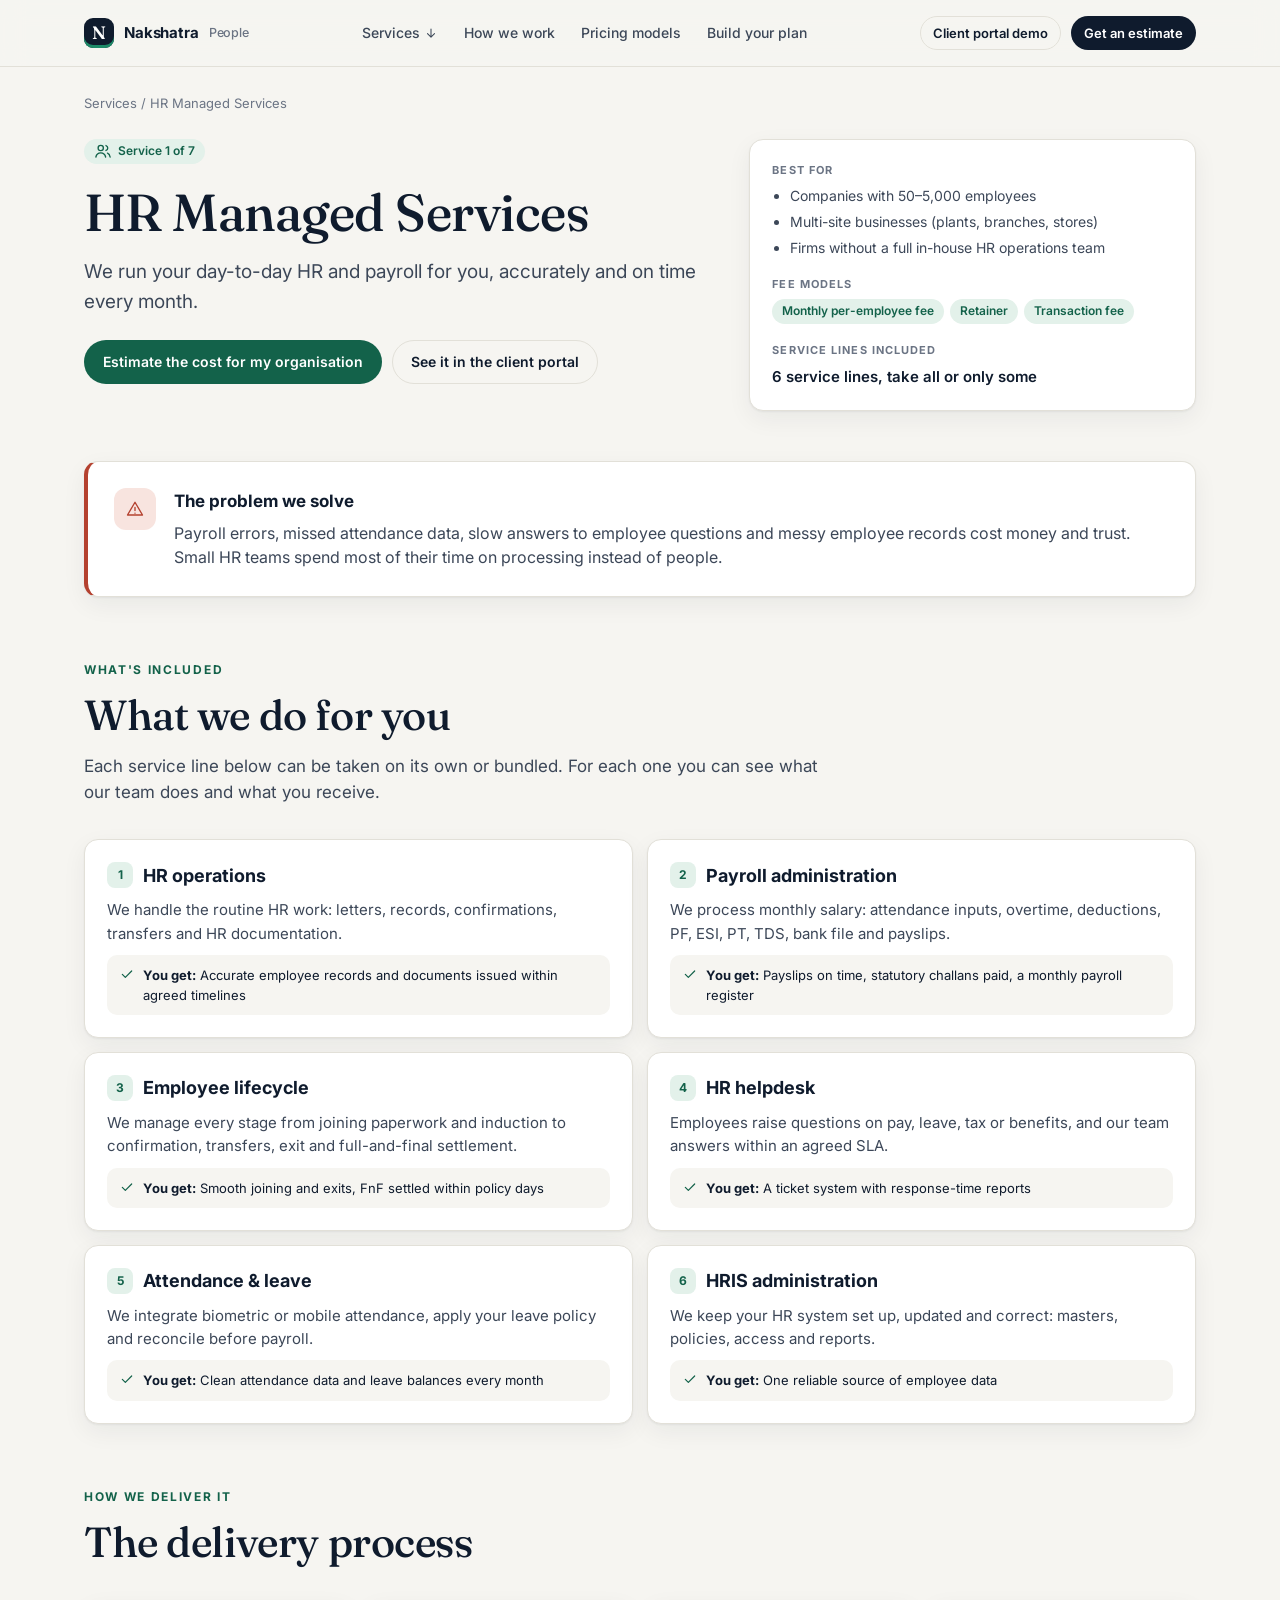
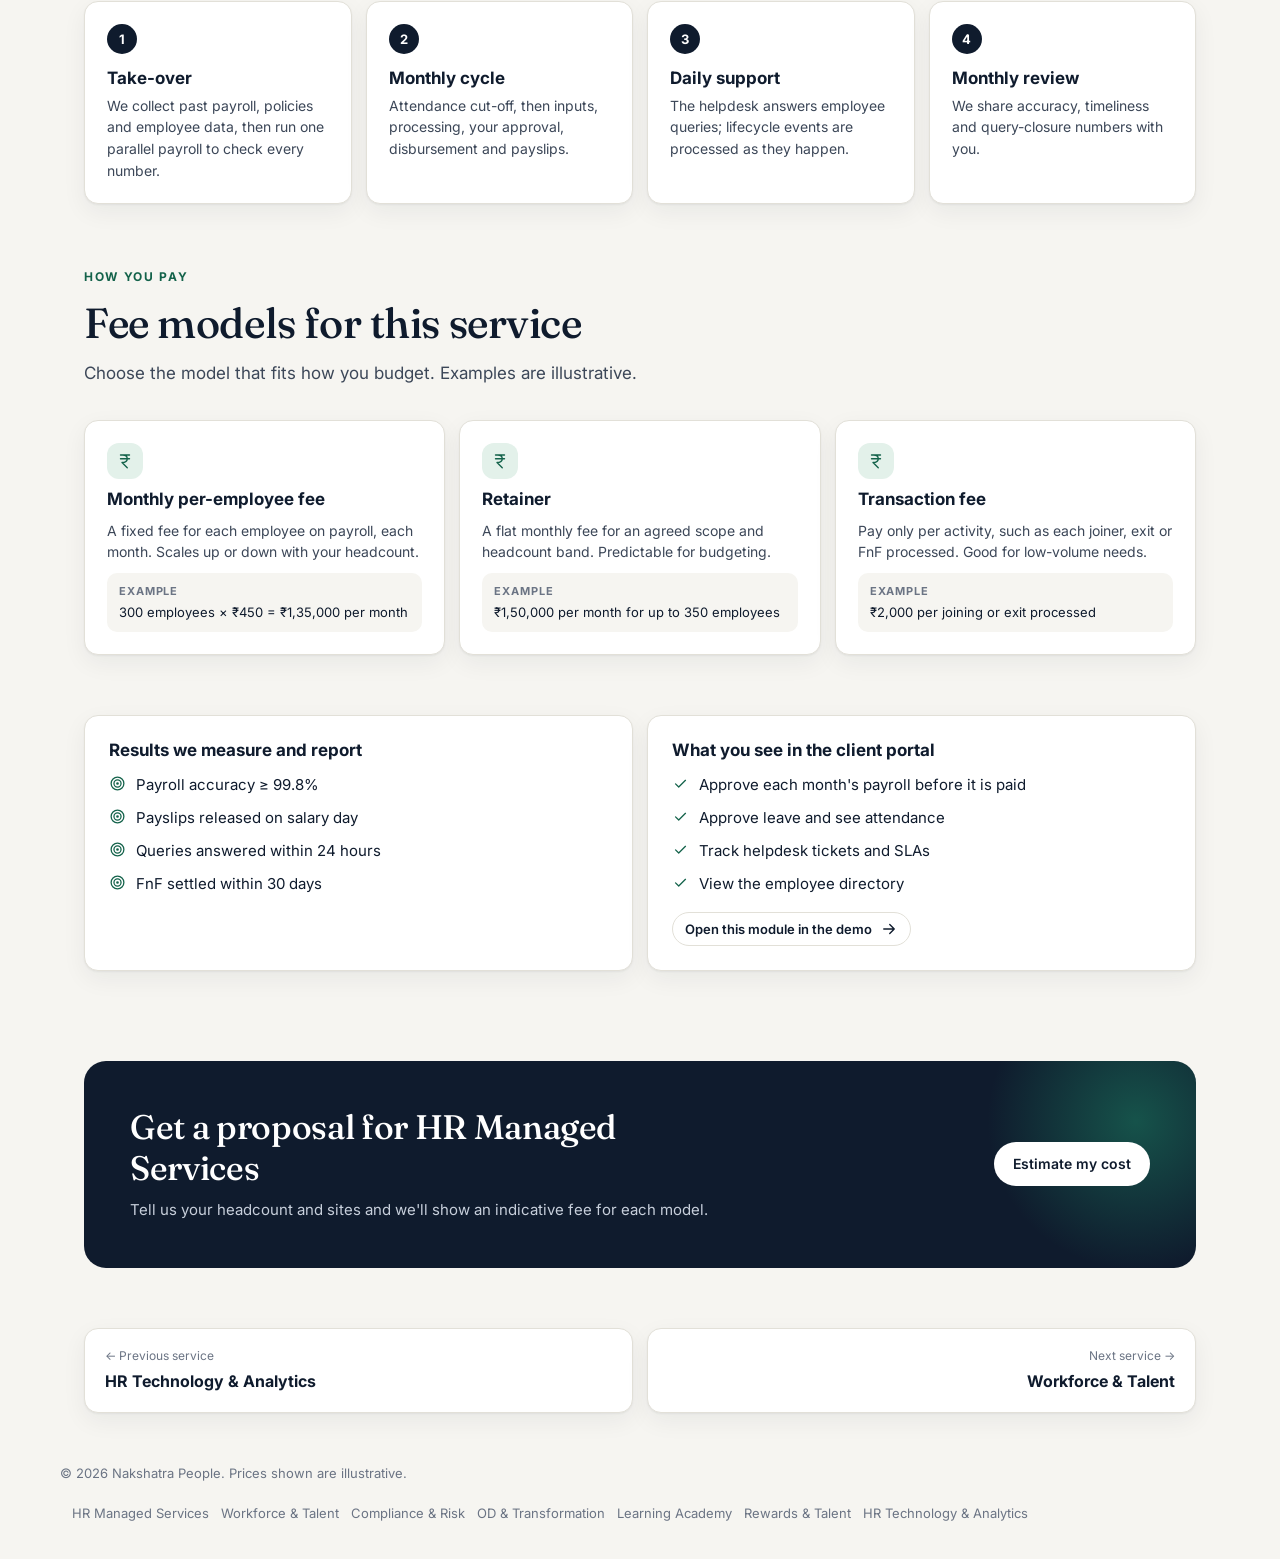
<file: service.html>
<!doctype html>
<html lang="en">
<head>
<meta charset="utf-8">
<meta name="viewport" content="width=device-width, initial-scale=1">
<title>Service — Nakshatra People</title>
<link rel="preconnect" href="https://fonts.googleapis.com">
<link href="https://fonts.googleapis.com/css2?family=Fraunces:opsz,wght@9..144,400;9..144,500;9..144,600&family=Inter:wght@400;500;600;700&display=swap" rel="stylesheet">
<link rel="stylesheet" href="assets/base.css">
<link rel="stylesheet" href="assets/site.css">
<style>
  .crumbs { padding-top: 26px; font-size: 13px; color: var(--muted); }
  .crumbs a { text-decoration: none; }
  .s-hero { padding: 26px 0 0; display: grid; grid-template-columns: 1.4fr 1fr; gap: 40px; align-items: start; }
  .s-hero h1 { font-size: clamp(34px, 4.4vw, 52px); margin: 14px 0 14px; }
  .s-hero .lead { font-size: 19px; color: var(--ink-2); margin: 0 0 24px; }
  .facts { padding: 22px; display: grid; gap: 18px; }
  .facts small { display: block; font-size: 11px; text-transform: uppercase; letter-spacing: .1em; font-weight: 700; color: var(--muted); margin-bottom: 6px; }
  .facts ul { margin: 0; padding-left: 18px; color: var(--ink-2); font-size: 14px; display: grid; gap: 4px; }

  .problem { padding: 26px; display: grid; grid-template-columns: auto 1fr; gap: 18px; align-items: start; border-left: 4px solid var(--red); }
  .problem p { margin: 6px 0 0; color: var(--ink-2); font-size: 16px; }

  .lines { display: grid; grid-template-columns: 1fr 1fr; gap: 14px; }
  .line { padding: 22px; display: grid; gap: 10px; align-content: start; }
  .line h3 { font-size: 18px; display: flex; gap: 10px; align-items: center; }
  .line h3 .n { width: 26px; height: 26px; border-radius: 8px; display: grid; place-items: center; font-size: 12px; font-weight: 700; flex: none; }
  .line p { margin: 0; color: var(--ink-2); }
  .line .get { background: var(--bg); border-radius: 10px; padding: 10px 12px; font-size: 13px; display: flex; gap: 8px; align-items: flex-start; }
  .line .get .icon { width: 16px; height: 16px; color: var(--brand); margin-top: 1px; }

  .two { display: grid; grid-template-columns: 1fr 1fr; gap: 14px; }
  .list-card { padding: 24px; }
  .list-card h3 { font-size: 17px; margin-bottom: 12px; }
  .list-card ul { list-style: none; margin: 0; padding: 0; display: grid; gap: 10px; }
  .list-card li { display: flex; gap: 10px; align-items: flex-start; }
  .list-card li .icon { color: var(--brand); width: 17px; height: 17px; margin-top: 2px; }

  .pager { display: grid; grid-template-columns: 1fr 1fr; gap: 14px; margin-top: 60px; }
  .pager a { padding: 18px 20px; text-decoration: none; display: grid; gap: 4px; }
  .pager small { color: var(--muted); font-size: 12px; }
  .pager b { font-size: 16px; }
  .pager a:last-child { text-align: right; }

  @media (max-width: 900px) { .s-hero, .lines, .two { grid-template-columns: 1fr; } }
  @media (max-width: 600px) { .problem { grid-template-columns: 1fr; } .pager { grid-template-columns: 1fr; } .pager a:last-child { text-align: left; } }
</style>
</head>
<body data-page="service">
<main class="wrap" id="main"></main>

<script src="assets/icons.js"></script>
<script src="assets/services.js"></script>
<script src="assets/site.js"></script>
<script>
  const id = location.hash.slice(1) || new URLSearchParams(location.search).get('s');
  addEventListener('hashchange', () => { location.reload(); scrollTo(0, 0); });
  const idx = Math.max(0, PILLARS.findIndex(p => p.id === id));
  const p = PILLARS[idx];
  const prev = PILLARS[(idx + PILLARS.length - 1) % PILLARS.length], next = PILLARS[(idx + 1) % PILLARS.length];
  document.title = `${p.name} — ${FIRM.name}`;
  const c = p.color;

  document.getElementById('main').innerHTML = `
    <div class="crumbs"><a href="index.html#services">Services</a> / ${p.name}</div>

    <section class="s-hero">
      <div>
        <span class="chip ${c}">${icon(p.icon)} Service ${idx + 1} of ${PILLARS.length}</span>
        <h1 class="serif">${p.name}</h1>
        <p class="lead">${p.short}</p>
        <div style="display:flex;gap:10px;flex-wrap:wrap">
          <a class="btn btn-brand" href="estimate.html#${p.id}">Estimate the cost for my organisation</a>
          <a class="btn btn-ghost" href="app.html#${p.id}">See it in the client portal</a>
        </div>
      </div>
      <div class="card facts">
        <div><small>Best for</small><ul>${p.forWho.map(f => `<li>${f}</li>`).join('')}</ul></div>
        <div><small>Fee models</small><div style="display:flex;gap:6px;flex-wrap:wrap">${p.pricing.map(m => `<span class="chip ${c}">${m.model}</span>`).join('')}</div></div>
        <div><small>Service lines included</small><div style="font-weight:600">${p.lines.length} service lines, take all or only some</div></div>
      </div>
    </section>

    <section class="block" style="padding-top:50px">
      <div class="card problem"><span class="ic-sq c-red">${icon('alert')}</span>
        <div><b style="font-size:17px">The problem we solve</b><p>${p.problem}</p></div></div>
    </section>

    <section class="block" style="padding-top:60px">
      <div class="sec-head"><span class="eyebrow">What's included</span><h2 class="serif">What we do for you</h2>
        <p>Each service line below can be taken on its own or bundled. For each one you can see what our team does and what you receive.</p></div>
      <div class="lines">${p.lines.map((l, i) => `
        <div class="card line">
          <h3><span class="n c-${c}">${i + 1}</span>${l.name}</h3>
          <p>${l.what}</p>
          <div class="get">${icon('check')}<div><b>You get:</b> ${l.get}</div></div>
        </div>`).join('')}</div>
    </section>

    <section class="block" style="padding-top:60px">
      <div class="sec-head"><span class="eyebrow">How we deliver it</span><h2 class="serif">The delivery process</h2></div>
      <div class="steps-row">${p.steps.map((s, i) => `<div class="card step-card"><span class="n">${i + 1}</span><h3>${s.t}</h3><p>${s.d}</p></div>`).join('')}</div>
    </section>

    <section class="block" style="padding-top:60px">
      <div class="sec-head"><span class="eyebrow">How you pay</span><h2 class="serif">Fee models for this service</h2>
        <p>Choose the model that fits how you budget. Examples are illustrative.</p></div>
      <div class="price-grid">${p.pricing.map(m => `
        <div class="card price"><span class="ic-sq c-${c}" style="width:36px;height:36px">${icon('rupee')}</span><h3>${m.model}</h3><p>${m.how}</p>
          <div class="ex"><b>Example</b>${m.example}</div></div>`).join('')}</div>
    </section>

    <section class="block" style="padding-top:60px">
      <div class="two">
        <div class="card list-card"><h3>Results we measure and report</h3><ul>${p.kpis.map(k => `<li>${icon('target')}${k}</li>`).join('')}</ul></div>
        <div class="card list-card"><h3>What you see in the client portal</h3><ul>${p.portal.map(k => `<li>${icon('check')}${k}</li>`).join('')}</ul>
          <a class="btn btn-ghost btn-sm" style="margin-top:16px" href="app.html#${p.id}">Open this module in the demo ${icon('arrow')}</a></div>
      </div>
    </section>

    <section class="cta-band">
      <div><h2 class="serif">Get a proposal for ${p.name}</h2><p>Tell us your headcount and sites and we'll show an indicative fee for each model.</p></div>
      <div class="actions"><a class="btn btn-light" href="estimate.html#${p.id}">Estimate my cost</a></div>
    </section>

    <nav class="pager">
      <a class="card" href="service.html#${prev.id}"><small>← Previous service</small><b>${prev.name}</b></a>
      <a class="card" href="service.html#${next.id}"><small>Next service →</small><b>${next.name}</b></a>
    </nav>`;
</script>
</body>
</html>
</file>
<file: assets/base.css>
/* Nakshatra People — shared design tokens */
:root {
  --bg: #f6f5f1;
  --surface: #ffffff;
  --surface-2: #efeee8;
  --ink: #0f1b2d;
  --ink-2: #3c4758;
  --muted: #6b7484;
  --line: #e2e0d8;
  --brand: #13624a;
  --brand-2: #1d8a68;
  --brand-soft: #e3f1ea;
  --gold: #b8862f;
  --gold-soft: #f6ecd8;
  --red: #b4412f;
  --red-soft: #f8e4df;
  --amber: #b9771a;
  --amber-soft: #fbefd9;
  --blue: #2b5ea8;
  --blue-soft: #e2ebf7;
  --violet: #6a4fa3;
  --violet-soft: #ece6f6;
  --radius: 14px;
  --radius-sm: 9px;
  --shadow: 0 1px 2px rgba(15, 27, 45, .05), 0 8px 24px rgba(15, 27, 45, .06);
  --serif: "Fraunces", Georgia, serif;
  --sans: "Inter", system-ui, -apple-system, Segoe UI, sans-serif;
}

* { box-sizing: border-box; }
html, body { margin: 0; }
body {
  background: var(--bg);
  color: var(--ink);
  font-family: var(--sans);
  font-size: 15px;
  line-height: 1.55;
  -webkit-font-smoothing: antialiased;
}
a { color: inherit; }
button, input, select, textarea { font: inherit; color: inherit; }
h1, h2, h3, h4 { margin: 0; line-height: 1.2; }
.serif { font-family: var(--serif); font-weight: 500; letter-spacing: -.01em; }

.logo { display: inline-flex; align-items: center; gap: 10px; font-weight: 700; text-decoration: none; letter-spacing: -.01em; }
.logo-mark {
  width: 30px; height: 30px; border-radius: 9px;
  background: var(--ink); color: #fff; display: grid; place-items: center;
  font-family: var(--serif); font-size: 18px; font-weight: 600;
  box-shadow: inset 0 -3px 0 var(--brand-2);
}
.logo small { font-weight: 500; color: var(--muted); }

.btn {
  display: inline-flex; align-items: center; justify-content: center; gap: 8px;
  padding: 10px 18px; border-radius: 999px; border: 1px solid transparent;
  font-weight: 600; font-size: 14px; text-decoration: none; cursor: pointer;
  transition: transform .15s ease, background .15s ease, box-shadow .15s ease;
  white-space: nowrap;
}
.btn:active { transform: translateY(1px); }
.btn-primary { background: var(--ink); color: #fff; }
.btn-primary:hover { background: #1c2c45; }
.btn-brand { background: var(--brand); color: #fff; }
.btn-brand:hover { background: var(--brand-2); }
.btn-ghost { background: transparent; border-color: var(--line); color: var(--ink); }
.btn-ghost:hover { background: var(--surface); }
.btn-sm { padding: 6px 12px; font-size: 13px; }

.chip {
  display: inline-flex; align-items: center; gap: 6px;
  padding: 3px 10px; border-radius: 999px; font-size: 12px; font-weight: 600;
  background: var(--surface-2); color: var(--ink-2); white-space: nowrap;
}
.chip.green { background: var(--brand-soft); color: var(--brand); }
.chip.gold { background: var(--gold-soft); color: #8a611c; }
.chip.red { background: var(--red-soft); color: var(--red); }
.chip.amber { background: var(--amber-soft); color: #8e5a10; }
.chip.blue { background: var(--blue-soft); color: var(--blue); }
.chip.violet { background: var(--violet-soft); color: var(--violet); }

.card { background: var(--surface); border: 1px solid var(--line); border-radius: var(--radius); box-shadow: var(--shadow); }
.eyebrow { font-size: 12px; letter-spacing: .14em; text-transform: uppercase; font-weight: 700; color: var(--brand); }
.icon { width: 18px; height: 18px; stroke: currentColor; fill: none; stroke-width: 1.8; stroke-linecap: round; stroke-linejoin: round; flex: none; }
</file>
<file: assets/site.css>
/* Shared styles for the public pages: home, service pages, estimator */
.wrap { max-width: 1160px; margin: 0 auto; padding: 0 24px; }
header.nav { position: sticky; top: env(safe-area-inset-top, 0px); z-index: 20; background: rgba(246,245,241,.9); backdrop-filter: blur(12px); border-bottom: 1px solid var(--line); }
.nav-in { display: flex; align-items: center; justify-content: space-between; height: 66px; gap: 20px; }
.nav-links { display: flex; gap: 26px; font-size: 14px; font-weight: 500; color: var(--ink-2); align-items: center; }
.nav-links a { text-decoration: none; }
.nav-links a:hover, .nav-links a.on { color: var(--ink); }
.nav-links a.on { font-weight: 700; }
.drop { position: relative; }
.drop > button { background: none; border: 0; cursor: pointer; font-weight: 500; color: var(--ink-2); padding: 0; display: inline-flex; gap: 4px; align-items: center; }
.drop-menu { position: absolute; top: calc(100% + 14px); left: -20px; width: 330px; padding: 8px; display: none; }
.drop:hover .drop-menu, .drop:focus-within .drop-menu { display: block; }
.drop::after { content: ""; position: absolute; left: 0; right: 0; top: 100%; height: 16px; }
.drop-menu a { display: flex; gap: 10px; align-items: center; padding: 9px 10px; border-radius: 9px; font-size: 14px; color: var(--ink); }
.drop-menu a:hover { background: var(--bg); }
.drop-menu .ic { width: 30px; height: 30px; border-radius: 8px; display: grid; place-items: center; background: var(--surface-2); flex: none; }
.nav-cta { display: flex; gap: 10px; }

section.block { padding: 84px 0 0; }
.sec-head { max-width: 740px; margin-bottom: 34px; }
.sec-head h2 { font-size: clamp(28px, 3.4vw, 42px); margin: 10px 0 12px; }
.sec-head p { color: var(--ink-2); font-size: 17px; margin: 0; }

.ic-sq { width: 42px; height: 42px; border-radius: 12px; display: grid; place-items: center; flex: none; }
.c-green { background: var(--brand-soft); color: var(--brand); }
.c-blue { background: var(--blue-soft); color: var(--blue); }
.c-red { background: var(--red-soft); color: var(--red); }
.c-violet { background: var(--violet-soft); color: var(--violet); }
.c-gold { background: var(--gold-soft); color: var(--gold); }
.c-amber { background: var(--amber-soft); color: var(--amber); }

.steps-row { display: grid; grid-template-columns: repeat(4, 1fr); gap: 14px; counter-reset: s; }
.step-card { padding: 22px; position: relative; }
.step-card .n { width: 30px; height: 30px; border-radius: 50%; background: var(--ink); color: #fff; display: grid; place-items: center; font-weight: 700; font-size: 13px; }
.step-card h3 { font-size: 17px; margin: 14px 0 6px; }
.step-card p { margin: 0; color: var(--ink-2); font-size: 14px; }

.price-grid { display: grid; grid-template-columns: repeat(auto-fit, minmax(240px, 1fr)); gap: 14px; }
.price { padding: 22px; display: flex; flex-direction: column; gap: 10px; }
.price h3 { font-size: 17px; }
.price p { margin: 0; color: var(--ink-2); font-size: 14px; }
.price .ex { margin-top: auto; background: var(--bg); border-radius: 10px; padding: 10px 12px; font-size: 13px; }
.price .ex b { display: block; font-size: 11px; text-transform: uppercase; letter-spacing: .08em; color: var(--muted); margin-bottom: 2px; }

.cta-band { margin: 90px 0 0; background: var(--ink); color: #fff; border-radius: 22px; padding: 46px; display: flex; align-items: center; justify-content: space-between; gap: 30px; flex-wrap: wrap; position: relative; overflow: hidden; }
.cta-band::after { content: ""; position: absolute; right: -90px; top: -90px; width: 300px; height: 300px; border-radius: 50%; background: radial-gradient(circle, rgba(29,138,104,.5), transparent 70%); pointer-events: none; }
.cta-band h2 { font-size: clamp(24px, 3vw, 34px); max-width: 620px; }
.cta-band p { color: #c7cfdb; margin: 10px 0 0; max-width: 620px; }
.cta-band .actions { display: flex; gap: 10px; flex-wrap: wrap; position: relative; z-index: 1; }
.btn-light { background: #fff; color: var(--ink); }
.btn-outline-light { border-color: #3a4a63; color: #fff; }
.btn-outline-light:hover { background: #1c2c45; }

footer.foot { padding: 50px 0 36px; color: var(--muted); font-size: 13px; display: flex; justify-content: space-between; gap: 20px; flex-wrap: wrap; }
.note-inline { font-size: 12px; color: var(--muted); }

@media (max-width: 900px) {
  .nav-links { display: none; }
  .steps-row { grid-template-columns: 1fr 1fr; }
}
@media (max-width: 600px) {
  .wrap { padding: 0 16px; }
  .steps-row { grid-template-columns: 1fr; }
  .cta-band { padding: 30px 22px; }
  .nav-cta .btn-ghost { display: none; }
}
</file>
